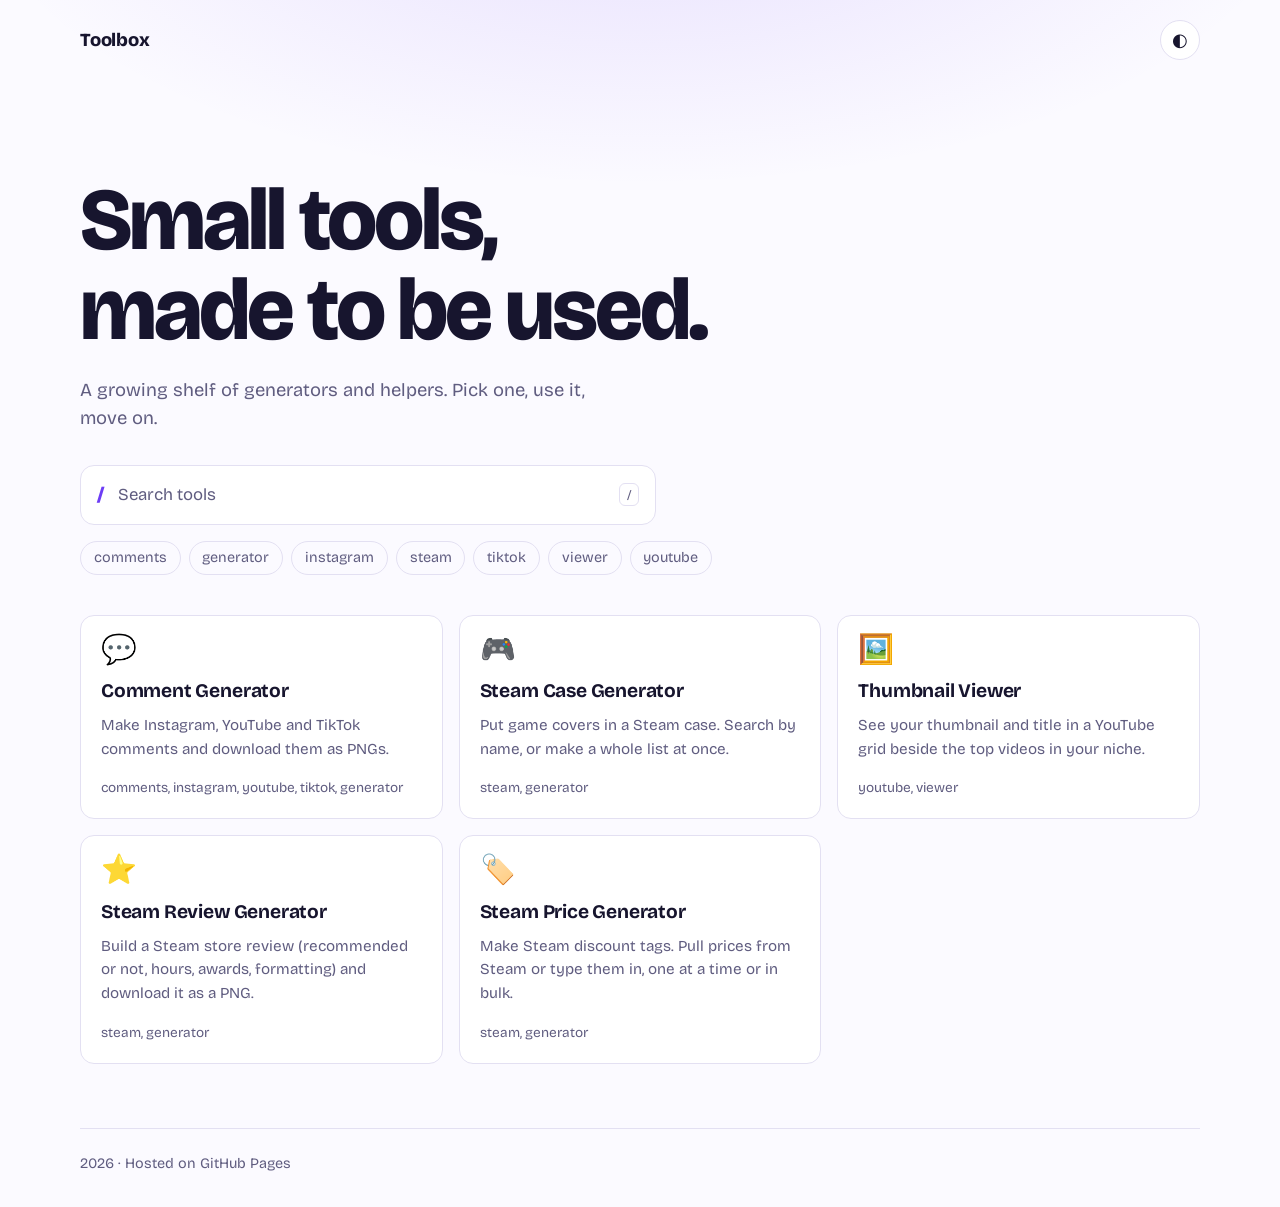
<file: index.html>
<!doctype html>
<html lang="en">
<head>
  <meta charset="utf-8">
  <meta name="viewport" content="width=device-width, initial-scale=1">
  <title>Toolbox</title>
  <meta name="description" content="My personal collection of small web tools.">
  <link rel="icon" href="data:image/svg+xml,<svg xmlns=%22http://www.w3.org/2000/svg%22 viewBox=%220 0 100 100%22><text y=%22.9em%22 font-size=%2290%22>🧰</text></svg>">
  <link rel="preconnect" href="https://fonts.googleapis.com">
  <link rel="preconnect" href="https://fonts.gstatic.com" crossorigin>
  <link href="https://fonts.googleapis.com/css2?family=Bricolage+Grotesque:opsz,wght@12..96,400;12..96,600;12..96,800&display=swap" rel="stylesheet">
  <link rel="stylesheet" href="assets/style.css">
  <script>
    // Apply saved theme before paint to avoid a flash
    try { var t = localStorage.getItem('theme'); if (t) document.documentElement.dataset.theme = t; } catch (e) {}
  </script>
</head>
<body>
  <header class="top">
    <a class="brand" href="./">Toolbox</a>
    <button id="theme" class="icon-btn" aria-label="Toggle light and dark theme">◐</button>
  </header>

  <main>
    <section class="hero">
      <h1>Small tools,<br>made to be used.</h1>
      <p class="lede">A growing shelf of generators and helpers. Pick one, use it, move on.</p>

      <label class="cmd" for="search">
        <span class="prompt" aria-hidden="true">/</span>
        <input id="search" type="search" placeholder="Search tools" autocomplete="off" spellcheck="false">
        <kbd aria-hidden="true">/</kbd>
      </label>
      <div id="tags" class="tags" role="group" aria-label="Filter by tag"></div>
    </section>

    <section aria-live="polite">
      <div id="grid" class="grid"></div>
      <p id="empty" class="empty" hidden></p>
    </section>
  </main>

  <footer>
    <span id="year"></span> · Hosted on GitHub Pages
  </footer>

  <script src="assets/app.js"></script>
</body>
</html>
</file>
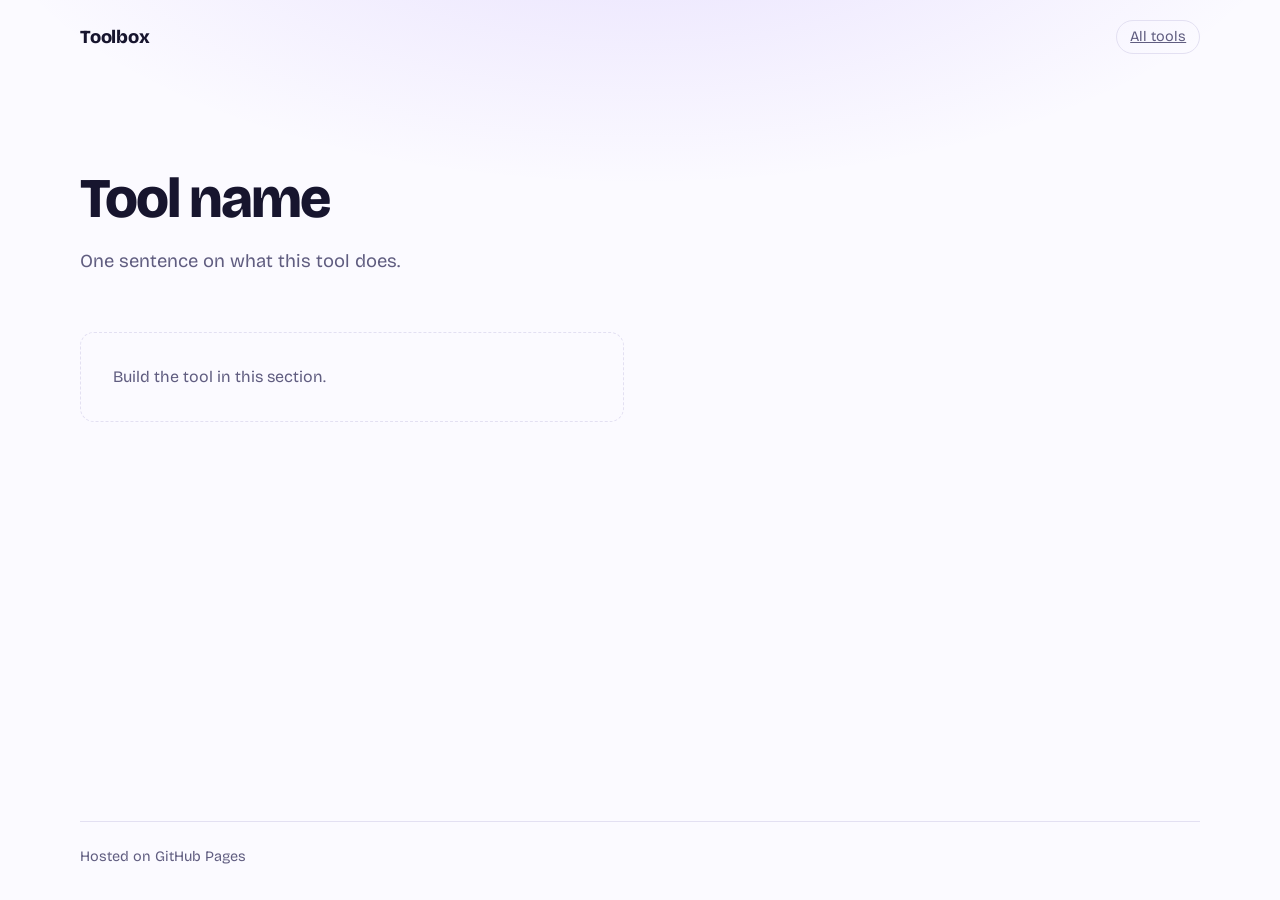
<file: tools/_template/index.html>
<!doctype html>
<html lang="en">
<head>
  <meta charset="utf-8">
  <meta name="viewport" content="width=device-width, initial-scale=1">
  <title>Tool name · Toolbox</title>
  <link rel="preconnect" href="https://fonts.googleapis.com">
  <link rel="preconnect" href="https://fonts.gstatic.com" crossorigin>
  <link href="https://fonts.googleapis.com/css2?family=Bricolage+Grotesque:opsz,wght@12..96,400;12..96,600;12..96,800&display=swap" rel="stylesheet">
  <link rel="stylesheet" href="../../assets/style.css">
  <script>try { var t = localStorage.getItem('theme'); if (t) document.documentElement.dataset.theme = t; } catch (e) {}</script>
</head>
<body>
  <header class="top">
    <a class="brand" href="../../">Toolbox</a>
    <a href="../../" class="tag">All tools</a>
  </header>

  <main>
    <section class="hero" style="padding-bottom:1.5rem">
      <h1 style="font-size:clamp(2rem,6vw,3.5rem)">Tool name</h1>
      <p class="lede">One sentence on what this tool does.</p>
    </section>

    <!-- Your tool goes here -->
    <section class="empty">Build the tool in this section.</section>
  </main>

  <footer>Hosted on GitHub Pages</footer>
  <!-- <script src="app.js"></script> -->
</body>
</html>
</file>
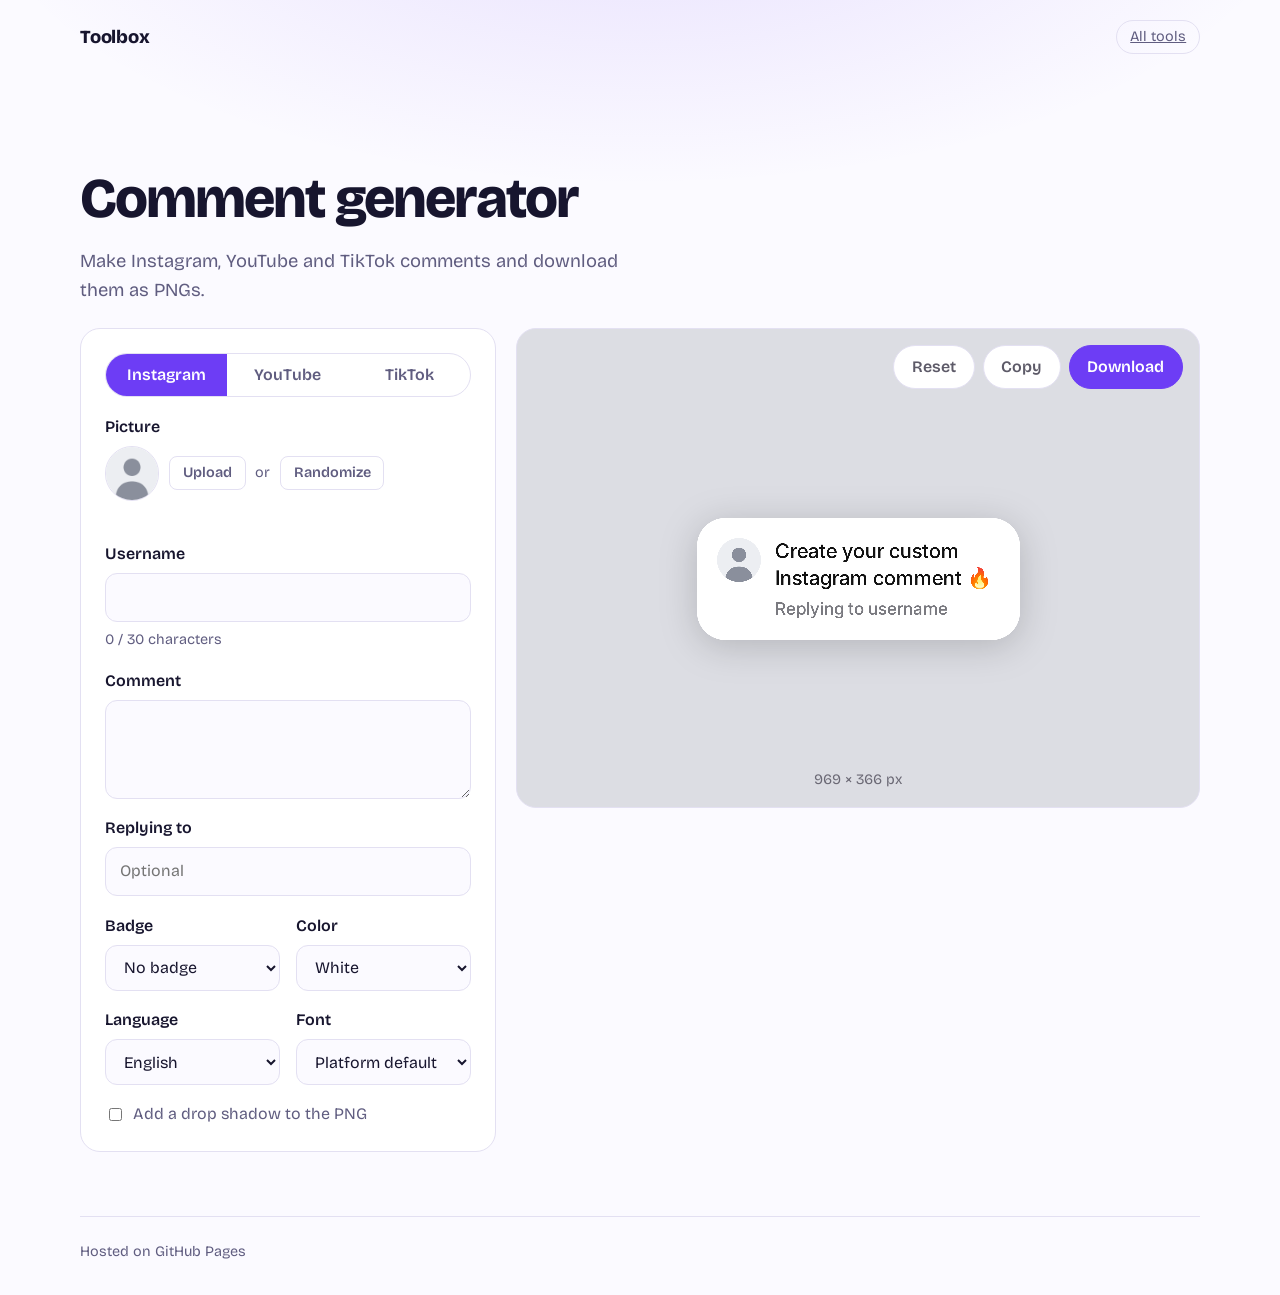
<file: tools/comment-generator/index.html>
<!doctype html>
<html lang="en">
<head>
  <meta charset="utf-8">
  <meta name="viewport" content="width=device-width, initial-scale=1">
  <title>Comment Generator · Toolbox</title>
  <link rel="preconnect" href="https://fonts.googleapis.com">
  <link rel="preconnect" href="https://fonts.gstatic.com" crossorigin>
  <link href="https://fonts.googleapis.com/css2?family=Bricolage+Grotesque:opsz,wght@12..96,400;12..96,600;12..96,800&family=Inter:wght@400;500;600;700&family=Roboto:wght@400;500;700&family=Figtree:wght@400;500;600;700&display=swap" rel="stylesheet">
  <link rel="stylesheet" href="../../assets/style.css">
  <link rel="stylesheet" href="style.css">
  <script>try { var t = localStorage.getItem('theme'); if (t) document.documentElement.dataset.theme = t; } catch (e) {}</script>
</head>
<body>
  <header class="top">
    <a class="brand" href="../../">Toolbox</a>
    <a href="../../" class="tag">All tools</a>
  </header>

  <main>
    <section class="hero" style="padding-bottom:1.5rem">
      <h1 style="font-size:clamp(2rem,6vw,3.5rem)">Comment generator</h1>
      <p class="lede" style="margin-bottom:0">Make Instagram, YouTube and TikTok comments and download them as PNGs.</p>
    </section>

    <section class="tool">
      <form class="panel form" onsubmit="return false">
        <div class="seg" id="platforms" role="group" aria-label="Platform">
          <button type="button" data-p="instagram" aria-pressed="true">Instagram</button>
          <button type="button" data-p="youtube" aria-pressed="false">YouTube</button>
          <button type="button" data-p="tiktok" aria-pressed="false">TikTok</button>
        </div>

        <div class="field">
          <span class="label">Picture</span>
          <div class="pic-row">
            <img id="pic-thumb" class="pic-thumb" alt="Current profile picture">
            <button type="button" class="btn small" id="upload">Upload</button>
            <span class="or">or</span>
            <button type="button" class="btn small" id="randomize">Randomize</button>
            <input type="file" id="file" accept="image/*" hidden>
          </div>
          <p class="hint" id="pic-status"></p>
        </div>

        <div class="field">
          <label class="label" for="username">Username</label>
          <input id="username" type="text" maxlength="30" autocomplete="off" spellcheck="false">
          <p class="hint"><span id="count">0</span> / 30 characters</p>
        </div>

        <div class="field">
          <label class="label" for="comment">Comment</label>
          <textarea id="comment" rows="3" maxlength="300"></textarea>
        </div>

        <div class="field" data-for="instagram">
          <label class="label" for="replyto">Replying to</label>
          <input id="replyto" type="text" maxlength="30" autocomplete="off" spellcheck="false" placeholder="Optional">
        </div>

        <div class="field" data-for="youtube">
          <label class="label" for="channel">Channel name</label>
          <input id="channel" type="text" maxlength="30" autocomplete="off" spellcheck="false" placeholder="Used for “Pinned by …”">
        </div>

        <div class="two" data-for="youtube tiktok">
          <div class="field">
            <label class="label" for="time">Time</label>
            <input id="time" type="text" maxlength="20" autocomplete="off">
          </div>
          <div class="field">
            <label class="label" for="likes">Likes</label>
            <input id="likes" type="text" maxlength="10" autocomplete="off">
          </div>
        </div>

        <div class="two">
          <div class="field">
            <label class="label" for="badge">Badge</label>
            <select id="badge"></select>
          </div>
          <div class="field">
            <label class="label" for="theme">Color</label>
            <select id="theme"></select>
          </div>
        </div>

        <div class="two">
          <div class="field">
            <label class="label" for="lang">Language</label>
            <select id="lang">
              <option value="en">English</option>
              <option value="es">Español</option>
              <option value="fr">Français</option>
              <option value="de">Deutsch</option>
              <option value="pt">Português</option>
              <option value="it">Italiano</option>
            </select>
          </div>
          <div class="field">
            <label class="label" for="font">Font</label>
            <select id="font">
              <option value="default">Platform default</option>
              <option value="inter">Inter</option>
              <option value="roboto">Roboto</option>
              <option value="figtree">Figtree</option>
              <option value="system">Your system font</option>
            </select>
          </div>
        </div>

        <label class="check" data-for="youtube tiktok"><input type="checkbox" id="hearted"> Liked by creator</label>
        <label class="check"><input type="checkbox" id="shadow"> Add a drop shadow to the PNG</label>
      </form>

      <div class="panel preview">
        <div class="actions">
          <button type="button" class="btn" id="reset">Reset</button>
          <button type="button" class="btn" id="copy">Copy</button>
          <button type="button" class="btn primary" id="download">Download</button>
        </div>
        <div class="stage-wrap">
          <canvas id="canvas" aria-label="Comment preview"></canvas>
        </div>
        <p class="hint" id="size"></p>
      </div>
    </section>
  </main>

  <footer>Hosted on GitHub Pages</footer>
  <script src="app.js"></script>
</body>
</html>
</file>
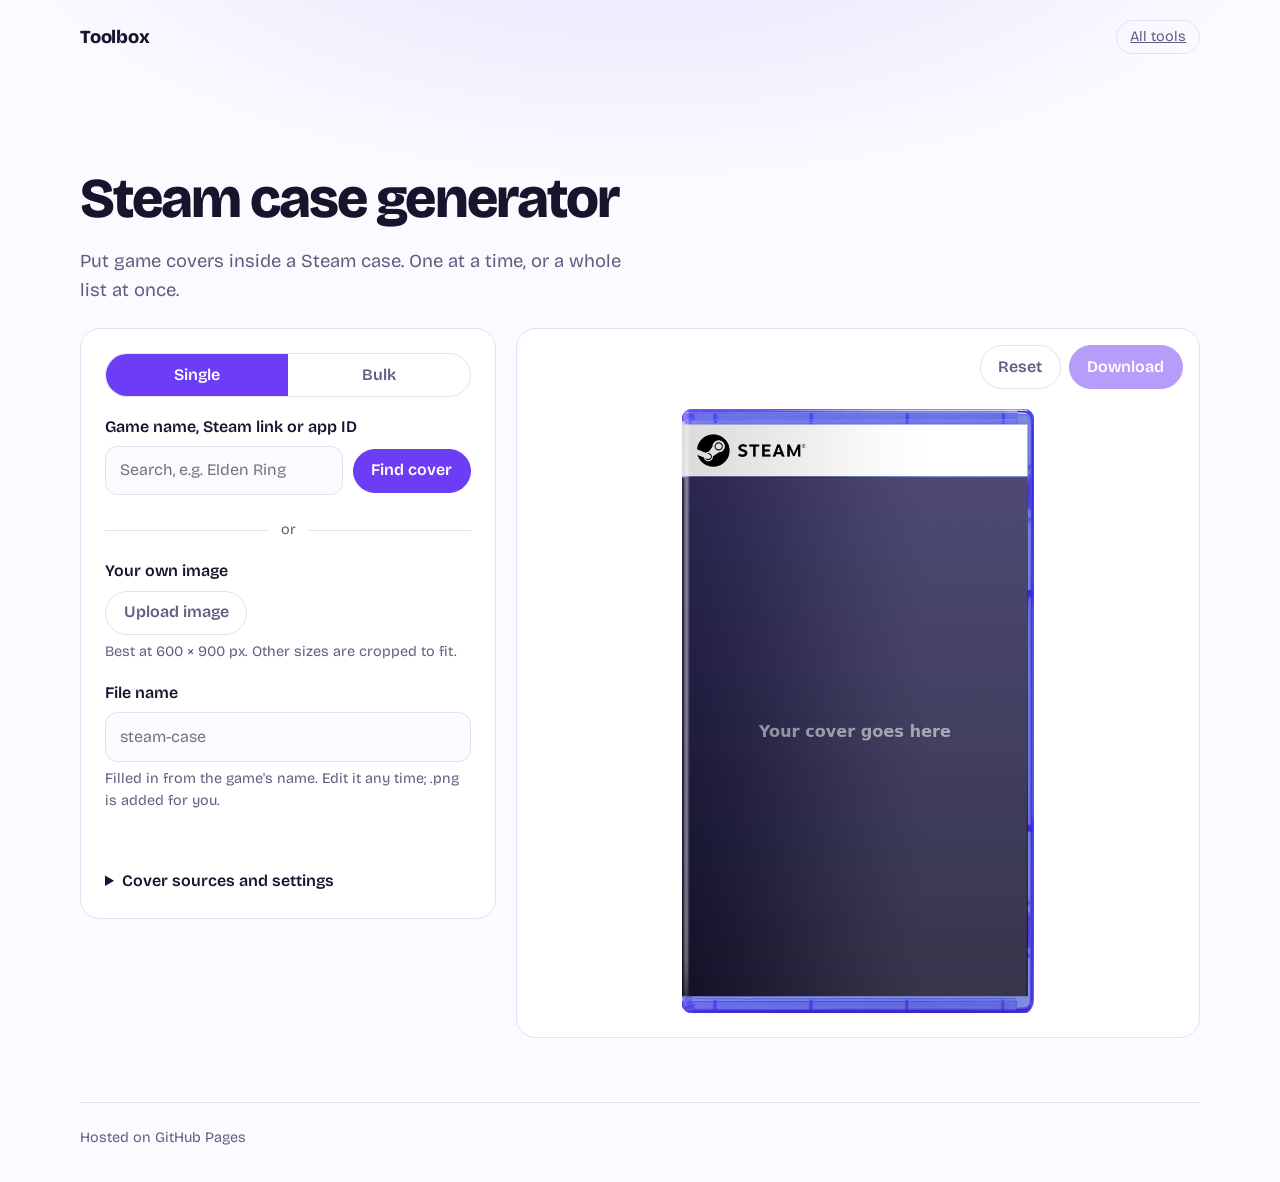
<file: tools/steam-case/index.html>
<!doctype html>
<html lang="en">
<head>
  <meta charset="utf-8">
  <meta name="viewport" content="width=device-width, initial-scale=1">
  <title>Steam Case Generator · Toolbox</title>
  <link rel="preconnect" href="https://fonts.googleapis.com">
  <link rel="preconnect" href="https://fonts.gstatic.com" crossorigin>
  <link href="https://fonts.googleapis.com/css2?family=Bricolage+Grotesque:opsz,wght@12..96,400;12..96,600;12..96,800&display=swap" rel="stylesheet">
  <link rel="stylesheet" href="../../assets/style.css">
  <link rel="stylesheet" href="style.css">
  <script>try { var t = localStorage.getItem('theme'); if (t) document.documentElement.dataset.theme = t; } catch (e) {}</script>
</head>
<body>
  <header class="top">
    <a class="brand" href="../../">Toolbox</a>
    <a href="../../" class="tag">All tools</a>
  </header>

  <main>
    <section class="hero" style="padding-bottom:1.5rem">
      <h1 style="font-size:clamp(2rem,6vw,3.5rem)">Steam case generator</h1>
      <p class="lede" style="margin-bottom:0">Put game covers inside a Steam case. One at a time, or a whole list at once.</p>
    </section>

    <section class="tool">
      <form class="panel form" onsubmit="return false">
        <div class="seg" id="mode" role="group" aria-label="Mode">
          <button type="button" data-m="single" aria-pressed="true">Single</button>
          <button type="button" data-m="bulk" aria-pressed="false">Bulk</button>
        </div>

        <div id="single" class="stack">
          <div class="field">
            <label class="label" for="steam">Game name, Steam link or app ID</label>
            <div class="row">
              <input id="steam" type="text" autocomplete="off" spellcheck="false" placeholder="Search, e.g. Elden Ring">
              <button type="button" class="btn primary" id="go">Find cover</button>
            </div>
            <ul id="results" class="results" hidden></ul>
            <p class="hint" id="find-hint"></p>
          </div>

          <p class="divider"><span>or</span></p>

          <div class="field">
            <span class="label">Your own image</span>
            <div class="row">
              <button type="button" class="btn" id="upload">Upload image</button>
              <input type="file" id="file" accept="image/*" hidden>
            </div>
            <p class="hint">Best at 600 × 900 px. Other sizes are cropped to fit.</p>
          </div>

          <div class="field">
            <label class="label" for="fname">File name</label>
            <input id="fname" type="text" autocomplete="off" spellcheck="false" placeholder="steam-case">
            <p class="hint">Filled in from the game's name. Edit it any time; .png is added for you.</p>
          </div>
        </div>

        <div id="bulk" class="stack" hidden>
          <div class="field">
            <label class="label" for="bulkText">Games, one per line</label>
            <textarea id="bulkText" rows="10" spellcheck="false" placeholder="Elden Ring&#10;Hades&#10;https://store.steampowered.com/app/1091500/&#10;413150"></textarea>
            <p class="hint">Names, Steam links or app IDs. Each one becomes its own case.</p>
          </div>
          <div class="row">
            <button type="button" class="btn primary" id="bulkGo">Generate all</button>
            <button type="button" class="btn" id="bulkRetry" hidden>Retry failed</button>
            <button type="button" class="btn" id="bulkClear">Clear</button>
          </div>
          <div class="progress" id="progress" hidden><div id="bar"></div></div>
        </div>

        <p id="status" class="status" role="status" aria-live="polite"></p>

        <details class="settings">
          <summary>Cover sources and settings</summary>
          <p class="hint">Covers come from Steam first. If Steam doesn't have one, the tool tries SteamGridDB.</p>
          <div class="field">
            <label class="label" for="sgdbkey">SteamGridDB API key</label>
            <input id="sgdbkey" type="password" autocomplete="off" spellcheck="false" placeholder="Optional but recommended">
            <p class="hint">Free. On <a href="https://www.steamgriddb.com/profile/preferences/api" target="_blank" rel="noopener">steamgriddb.com</a>, sign in, open Preferences, then API.</p>
          </div>
          <div class="field">
            <label class="label" for="proxy">Your proxy URL</label>
            <input id="proxy" type="text" autocomplete="off" spellcheck="false" placeholder="https://your-worker.workers.dev">
            <p class="hint">Optional. Search and fallbacks go through free public proxies by default, which can be flaky. Your own free Cloudflare Worker is much more reliable.</p>
          </div>
          <button type="button" class="btn small" id="saveSettings">Save settings</button>
          <details class="worker">
            <summary>How to set up your own proxy (2 minutes)</summary>
            <ol>
              <li>Sign in at <a href="https://dash.cloudflare.com/" target="_blank" rel="noopener">dash.cloudflare.com</a> and open <b>Workers &amp; Pages</b>.</li>
              <li>Create a Worker (the Hello World template), click <b>Edit code</b>, and replace everything with the code below.</li>
              <li>Deploy, then paste the <code>…workers.dev</code> address above and save.</li>
            </ol>
<pre>const ALLOWED = [
  'https://store.steampowered.com/', 'https://api.steampowered.com/',
  'https://www.steamgriddb.com/', 'https://cdn2.steamgriddb.com/',
  'https://shared.fastly.steamstatic.com/', 'https://shared.akamai.steamstatic.com/',
  'https://cdn.cloudflare.steamstatic.com/', 'https://cdn.akamai.steamstatic.com/',
];
const CORS = {
  'Access-Control-Allow-Origin': '*',
  'Access-Control-Allow-Headers': 'Authorization, Content-Type',
  'Access-Control-Allow-Methods': 'GET, OPTIONS',
};
export default {
  async fetch(request) {
    if (request.method === 'OPTIONS') return new Response(null, { headers: CORS });
    const target = new URL(request.url).searchParams.get('url');
    if (!target || !ALLOWED.some((p) => target.startsWith(p))) {
      return new Response('Not allowed', { status: 400, headers: CORS });
    }
    const headers = {};
    const auth = request.headers.get('Authorization');
    if (auth) headers.Authorization = auth;
    const res = await fetch(target, { headers });
    return new Response(res.body, {
      status: res.status,
      headers: { ...CORS, 'Content-Type': res.headers.get('Content-Type') || 'application/json' },
    });
  },
};</pre>
          </details>
        </details>
      </form>

      <div class="panel preview">
        <div id="singlePrev">
          <div class="actions">
            <button type="button" class="btn" id="reset">Reset</button>
            <button type="button" class="btn primary" id="download" disabled>Download</button>
          </div>
          <div class="stage-wrap"><canvas id="canvas" aria-label="Steam case preview"></canvas></div>
        </div>
        <div id="bulkPrev" hidden>
          <div class="actions">
            <button type="button" class="btn" id="folder" hidden>Save to folder…</button>
            <button type="button" class="btn primary" id="zip" disabled>Download ZIP</button>
          </div>
          <p class="hint" id="bulkInfo">Add some games and press Generate all.</p>
          <div id="bgrid" class="bgrid"></div>
        </div>
      </div>
    </section>
  </main>

  <footer>Hosted on GitHub Pages</footer>
  <script src="app.js"></script>
</body>
</html>
</file>
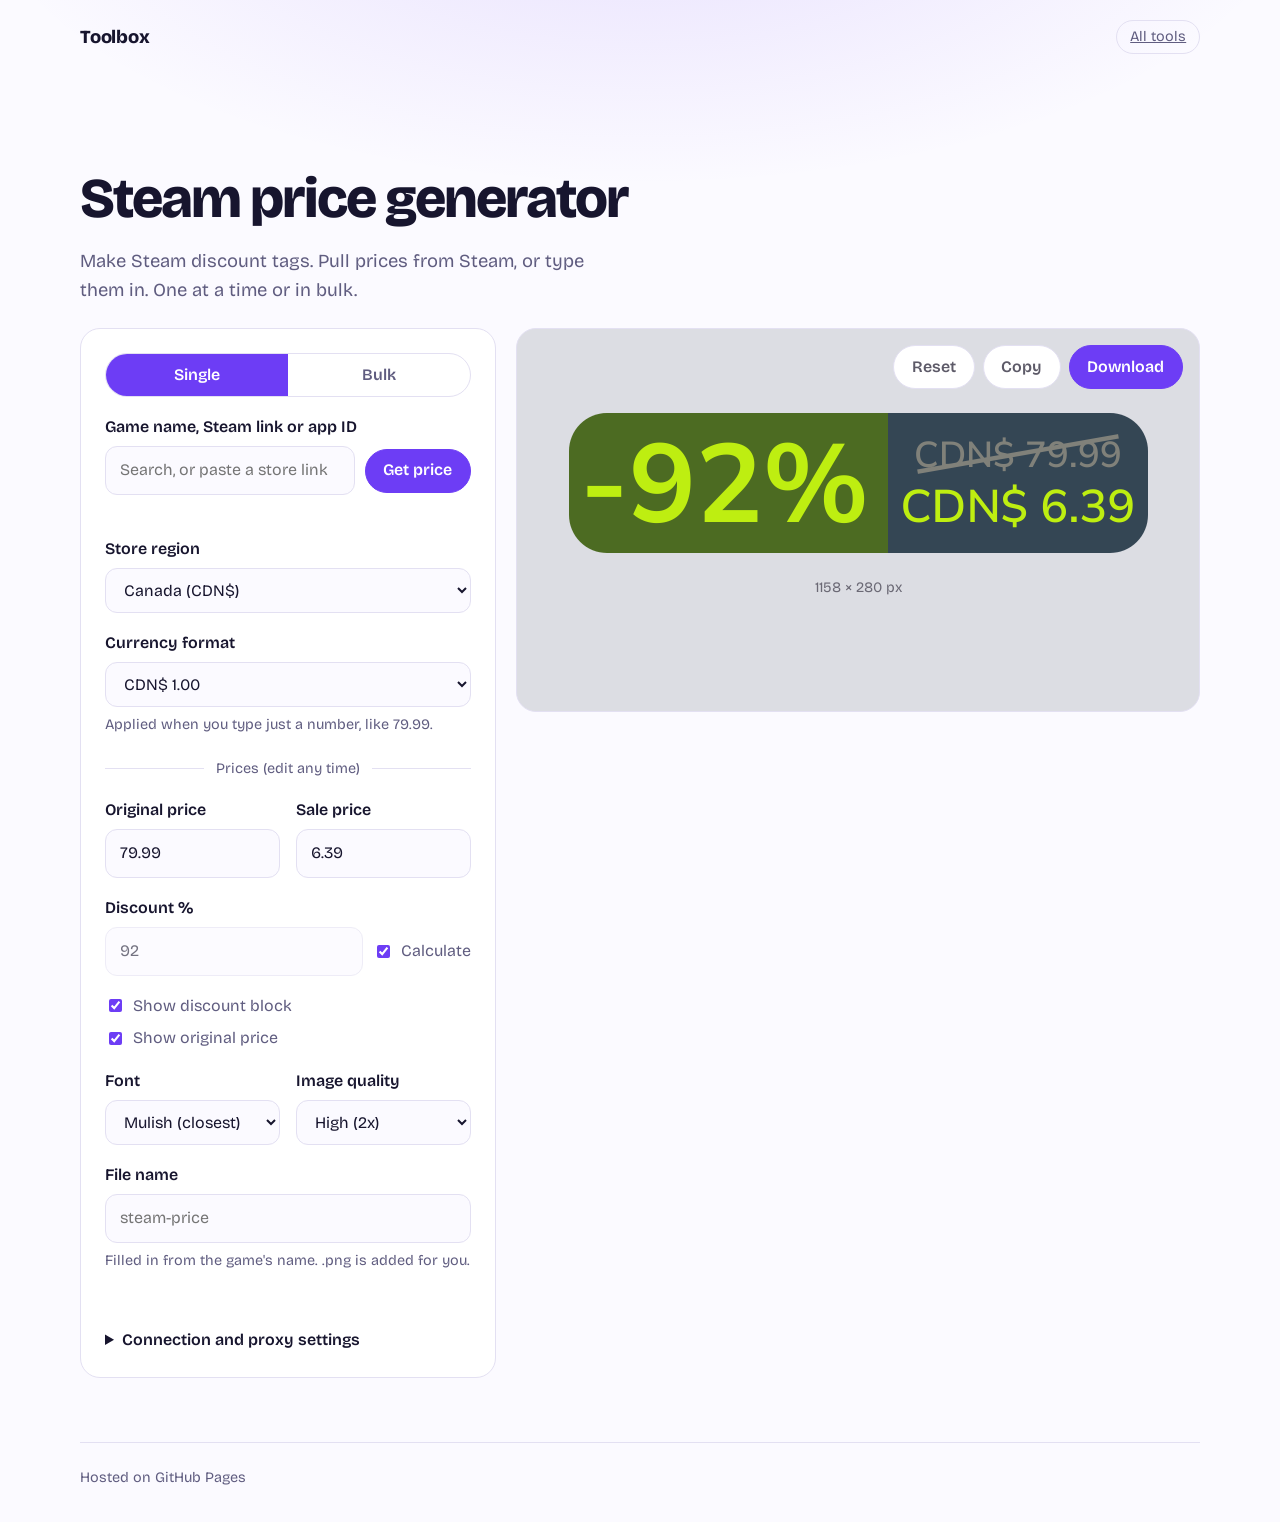
<file: tools/steam-price/index.html>
<!doctype html>
<html lang="en">
<head>
  <meta charset="utf-8">
  <meta name="viewport" content="width=device-width, initial-scale=1">
  <title>Steam Price Generator · Toolbox</title>
  <link rel="preconnect" href="https://fonts.googleapis.com">
  <link rel="preconnect" href="https://fonts.gstatic.com" crossorigin>
  <link href="https://fonts.googleapis.com/css2?family=Bricolage+Grotesque:opsz,wght@12..96,400;12..96,600;12..96,800&family=Mulish:wght@400;600;700;800&family=Nunito+Sans:wght@400;600;700;800&family=Figtree:wght@400;600;700;800&display=swap" rel="stylesheet">
  <link rel="stylesheet" href="../../assets/style.css">
  <link rel="stylesheet" href="style.css">
  <script>try { var t = localStorage.getItem('theme'); if (t) document.documentElement.dataset.theme = t; } catch (e) {}</script>
</head>
<body>
  <header class="top">
    <a class="brand" href="../../">Toolbox</a>
    <a href="../../" class="tag">All tools</a>
  </header>

  <main>
    <section class="hero" style="padding-bottom:1.5rem">
      <h1 style="font-size:clamp(2rem,6vw,3.5rem)">Steam price generator</h1>
      <p class="lede" style="margin-bottom:0">Make Steam discount tags. Pull prices from Steam, or type them in. One at a time or in bulk.</p>
    </section>

    <section class="tool">
      <form class="panel form" onsubmit="return false">
        <div class="seg" id="mode" role="group" aria-label="Mode">
          <button type="button" data-m="single" aria-pressed="true">Single</button>
          <button type="button" data-m="bulk" aria-pressed="false">Bulk</button>
        </div>

        <div id="singleSearch" class="field">
          <label class="label" for="steam">Game name, Steam link or app ID</label>
          <div class="row">
            <input id="steam" type="text" autocomplete="off" spellcheck="false" placeholder="Search, or paste a store link">
            <button type="button" class="btn primary" id="go">Get price</button>
          </div>
          <ul id="results" class="results" hidden></ul>
          <p class="hint" id="find-hint"></p>
        </div>

        <div id="bulkInput" class="stack" hidden>
          <div class="field">
            <label class="label" for="bulkText">Games, one per line</label>
            <textarea id="bulkText" rows="9" spellcheck="false" placeholder="Elden Ring&#10;https://store.steampowered.com/app/1091500/&#10;413150&#10;Some Other Game | 79.99 | 6.39"></textarea>
            <p class="hint">Names, Steam links or app IDs. For a manual one, write <code>Name | original | sale</code>.</p>
          </div>
          <div class="row">
            <button type="button" class="btn primary" id="bulkGo">Get all prices</button>
            <button type="button" class="btn" id="bulkClear">Clear</button>
          </div>
          <div class="progress" id="progress" hidden><div id="bar"></div></div>
        </div>

        <div class="field">
          <label class="label" for="cc">Store region</label>
          <select id="cc">
            <option value="ca" selected>Canada (CDN$)</option>
            <option value="us">United States ($)</option>
            <option value="gb">United Kingdom (£)</option>
            <option value="de">Eurozone (€)</option>
            <option value="au">Australia (A$)</option>
            <option value="nz">New Zealand (NZ$)</option>
            <option value="jp">Japan (¥)</option>
            <option value="br">Brazil (R$)</option>
            <option value="mx">Mexico (Mex$)</option>
            <option value="pl">Poland (zł)</option>
          </select>
        </div>

        <div class="field">
          <label class="label" for="fmt">Currency format</label>
          <select id="fmt">
            <option value="CDN$ {p}" selected>CDN$ 1.00</option>
            <option value="${p}">$1.00</option>
            <option value="£{p}">£1.00</option>
            <option value="{p}€">1,00€</option>
            <option value="A$ {p}">A$ 1.00</option>
            <option value="NZ$ {p}">NZ$ 1.00</option>
            <option value="¥ {p}">¥ 100</option>
            <option value="R$ {p}">R$ 1,00</option>
            <option value="Mex$ {p}">Mex$ 1.00</option>
            <option value="{p}zł">1,00zł</option>
            <option value="{p}">Exactly as typed</option>
          </select>
          <p class="hint">Applied when you type just a number, like 79.99.</p>
        </div>

        <div id="singlePrices" class="stack">
          <p class="divider"><span>Prices (edit any time)</span></p>
          <div class="two">
            <div class="field">
              <label class="label" for="orig">Original price</label>
              <input id="orig" type="text" maxlength="20" value="79.99" autocomplete="off">
            </div>
            <div class="field">
              <label class="label" for="final">Sale price</label>
              <input id="final" type="text" maxlength="20" value="6.39" autocomplete="off">
            </div>
          </div>
          <div class="field">
            <label class="label" for="pct">Discount %</label>
            <div class="row">
              <input id="pct" type="text" maxlength="3" inputmode="numeric" autocomplete="off">
              <label class="check"><input type="checkbox" id="auto" checked> Calculate</label>
            </div>
          </div>
        </div>

        <div class="checks">
          <label class="check"><input type="checkbox" id="showpct" checked> Show discount block</label>
          <label class="check"><input type="checkbox" id="showorig" checked> Show original price</label>
        </div>

        <div class="two">
          <div class="field">
            <label class="label" for="font">Font</label>
            <select id="font">
              <option value="mulish">Mulish (closest)</option>
              <option value="nunito">Nunito Sans</option>
              <option value="figtree">Figtree</option>
              <option value="arial">Arial</option>
            </select>
          </div>
          <div class="field">
            <label class="label" for="scale">Image quality</label>
            <select id="scale">
              <option value="1">Normal (1x)</option>
              <option value="2" selected>High (2x)</option>
              <option value="3">Ultra (3x)</option>
            </select>
          </div>
        </div>

        <div id="singleName" class="field">
          <label class="label" for="fname">File name</label>
          <input id="fname" type="text" autocomplete="off" spellcheck="false" placeholder="steam-price">
          <p class="hint">Filled in from the game's name. .png is added for you.</p>
        </div>

        <p id="status" class="status" role="status" aria-live="polite"></p>

        <details class="settings">
          <summary>Connection and proxy settings</summary>
          <p class="hint">Steam blocks direct requests from web pages, so lookups go through free public proxies, which are sometimes down. If Get price fails, press Test to see which ones work. For a fix that doesn't depend on them, set up your own free Cloudflare Worker below.</p>
          <div class="row">
            <button type="button" class="btn small" id="test">Test connection</button>
          </div>
          <pre id="testout" class="testout" hidden></pre>
          <div class="field">
            <label class="label" for="proxy">Your proxy URL</label>
            <input id="proxy" type="text" autocomplete="off" spellcheck="false" placeholder="https://your-worker.workers.dev">
          </div>
          <button type="button" class="btn small" id="saveProxy">Save</button>
          <details class="worker">
            <summary>How to set up your own proxy (2 minutes)</summary>
            <ol>
              <li>Sign in at <a href="https://dash.cloudflare.com/" target="_blank" rel="noopener">dash.cloudflare.com</a> and open <b>Workers &amp; Pages</b>.</li>
              <li>Create a Worker (the Hello World template), click <b>Edit code</b>, and replace everything with the code below.</li>
              <li>Deploy, then paste the <code>…workers.dev</code> address above and save. The Steam Case tool uses it too.</li>
            </ol>
<pre>const ALLOWED = [
  'https://store.steampowered.com/', 'https://api.steampowered.com/',
  'https://www.steamgriddb.com/', 'https://cdn2.steamgriddb.com/',
  'https://shared.fastly.steamstatic.com/', 'https://shared.akamai.steamstatic.com/',
  'https://cdn.cloudflare.steamstatic.com/', 'https://cdn.akamai.steamstatic.com/',
];
const CORS = {
  'Access-Control-Allow-Origin': '*',
  'Access-Control-Allow-Headers': 'Authorization, Content-Type',
  'Access-Control-Allow-Methods': 'GET, OPTIONS',
};
export default {
  async fetch(request) {
    if (request.method === 'OPTIONS') return new Response(null, { headers: CORS });
    const target = new URL(request.url).searchParams.get('url');
    if (!target || !ALLOWED.some((p) => target.startsWith(p))) {
      return new Response('Not allowed', { status: 400, headers: CORS });
    }
    const headers = {};
    const auth = request.headers.get('Authorization');
    if (auth) headers.Authorization = auth;
    const res = await fetch(target, { headers });
    return new Response(res.body, {
      status: res.status,
      headers: { ...CORS, 'Content-Type': res.headers.get('Content-Type') || 'application/json' },
    });
  },
};</pre>
          </details>
        </details>
      </form>

      <div class="panel preview">
        <div id="singlePrev">
          <div class="actions">
            <button type="button" class="btn" id="reset">Reset</button>
            <button type="button" class="btn" id="copy">Copy</button>
            <button type="button" class="btn primary" id="download">Download</button>
          </div>
          <div class="stage-wrap"><canvas id="canvas" aria-label="Steam price preview"></canvas></div>
          <p class="hint" id="size"></p>
        </div>
        <div id="bulkPrev" hidden>
          <div class="actions">
            <button type="button" class="btn" id="folder" hidden>Save to folder…</button>
            <button type="button" class="btn primary" id="zip" disabled>Download ZIP</button>
          </div>
          <p class="hint" id="bulkInfo">Add some games and press Get all prices.</p>
          <div id="bgrid" class="bgrid"></div>
        </div>
      </div>
    </section>
  </main>

  <footer>Hosted on GitHub Pages</footer>
  <script src="app.js"></script>
</body>
</html>
</file>
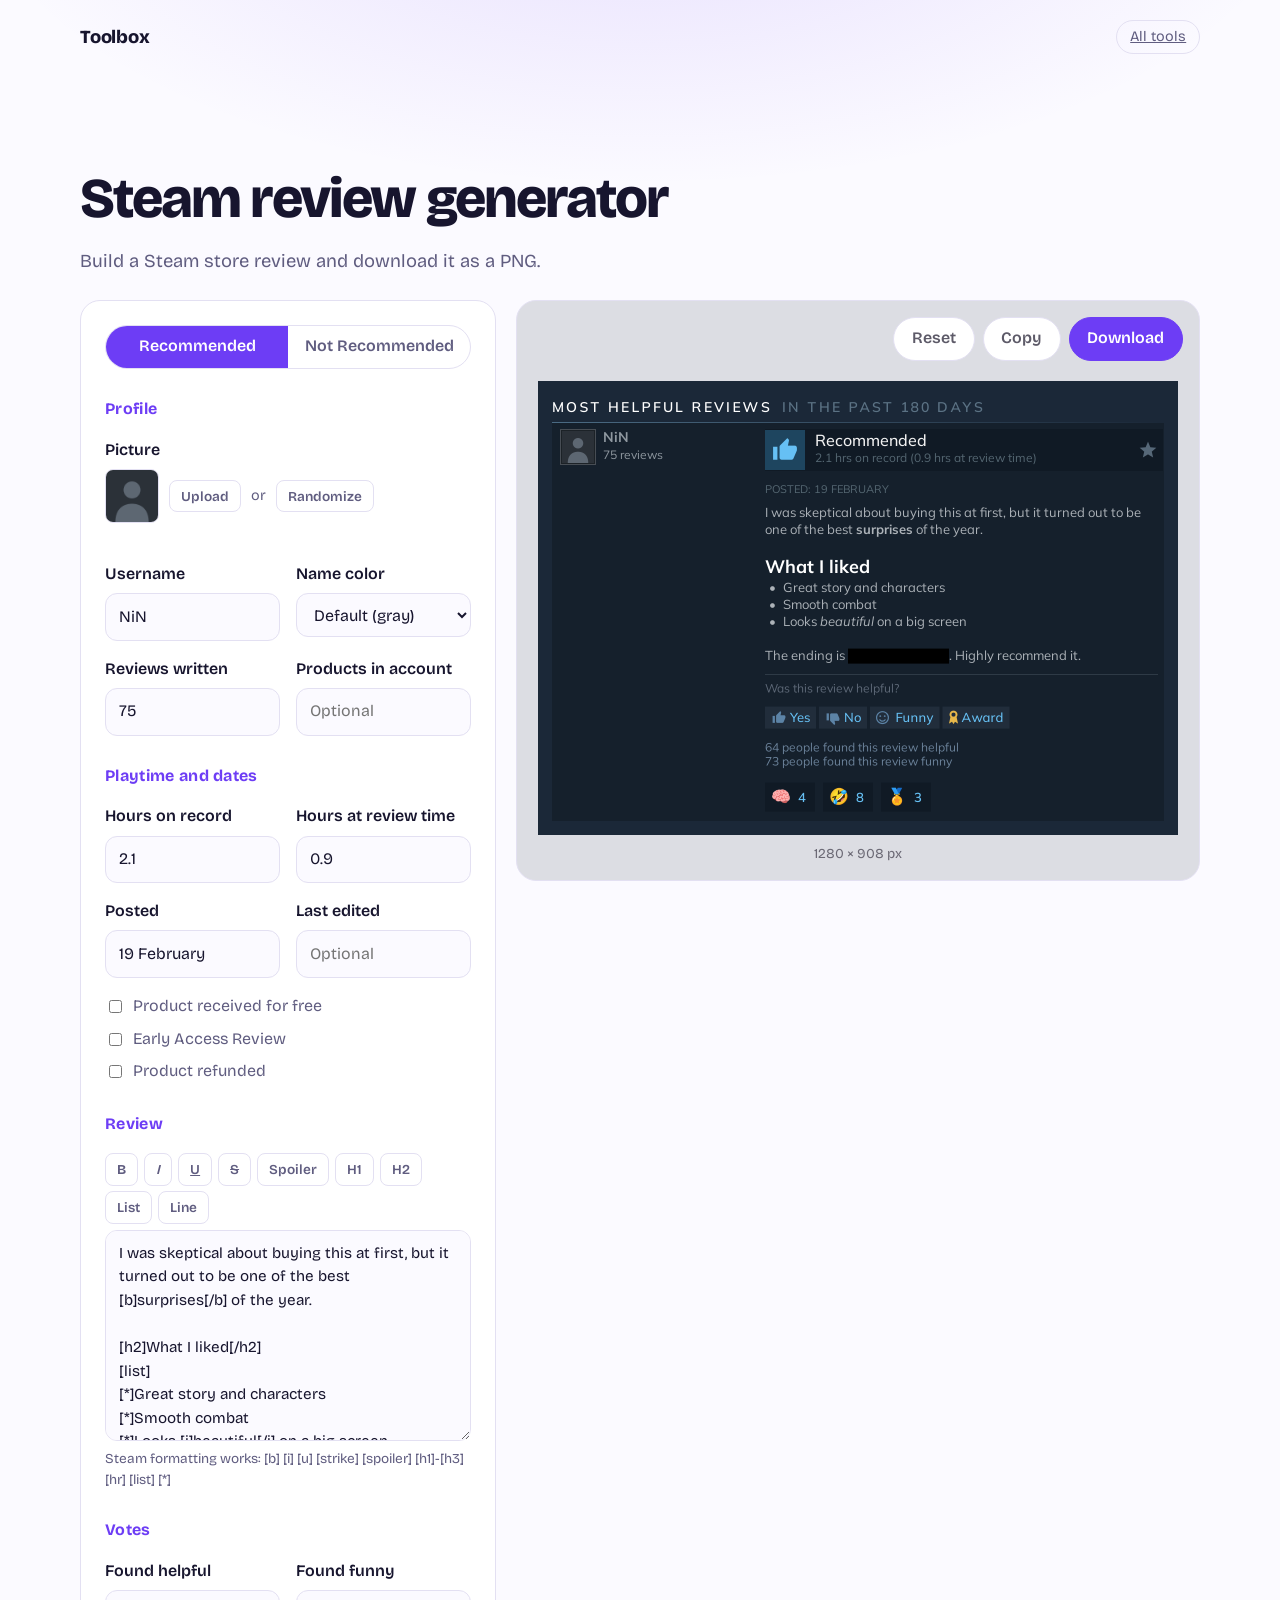
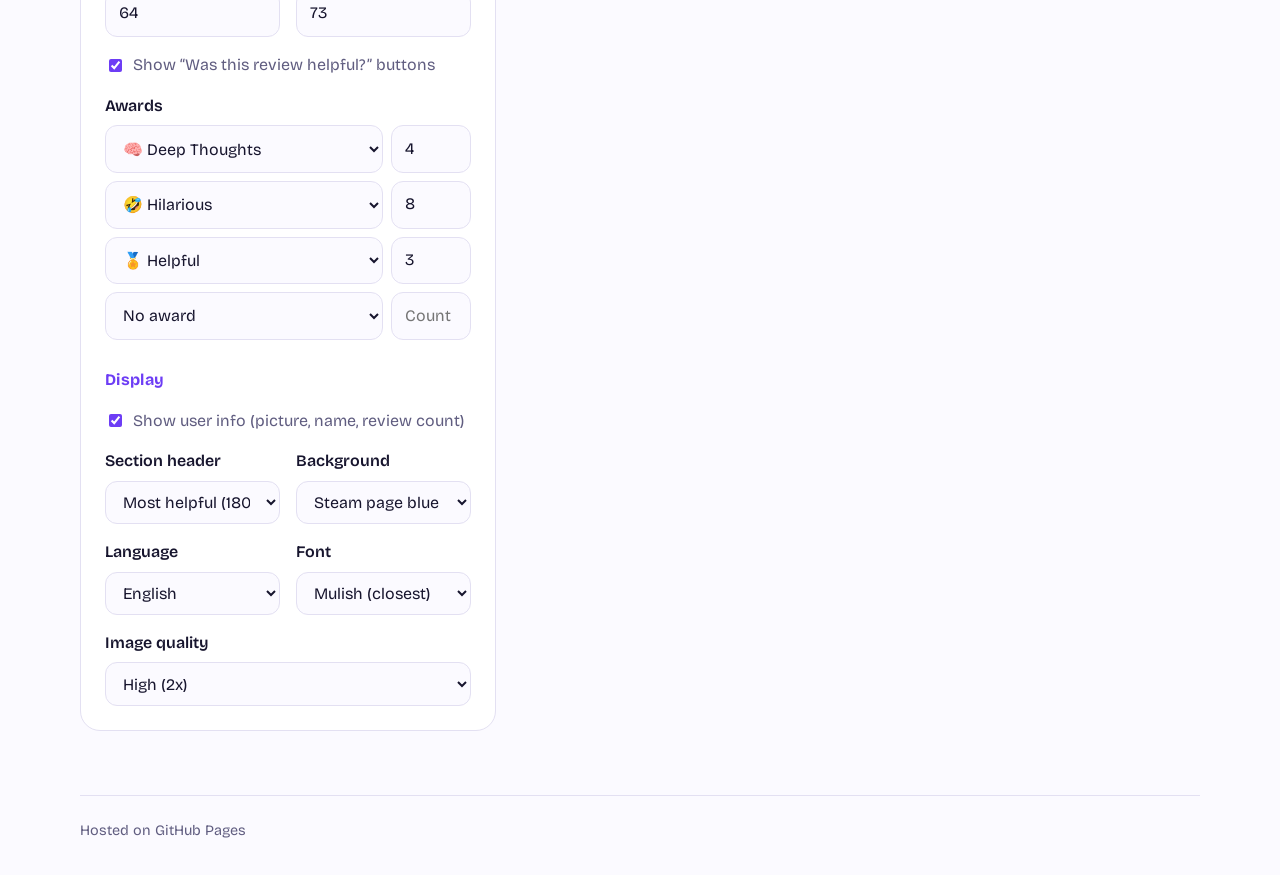
<file: tools/steam-review/index.html>
<!doctype html>
<html lang="en">
<head>
  <meta charset="utf-8">
  <meta name="viewport" content="width=device-width, initial-scale=1">
  <title>Steam Review Generator · Toolbox</title>
  <link rel="preconnect" href="https://fonts.googleapis.com">
  <link rel="preconnect" href="https://fonts.gstatic.com" crossorigin>
  <link href="https://fonts.googleapis.com/css2?family=Bricolage+Grotesque:opsz,wght@12..96,400;12..96,600;12..96,800&family=Mulish:ital,wght@0,400;0,500;0,600;0,700;1,400;1,700&family=Nunito+Sans:wght@400;500;600;700&family=Figtree:wght@400;500;600;700&display=swap" rel="stylesheet">
  <link rel="stylesheet" href="../../assets/style.css">
  <link rel="stylesheet" href="style.css">
  <script>try { var t = localStorage.getItem('theme'); if (t) document.documentElement.dataset.theme = t; } catch (e) {}</script>
</head>
<body>
  <header class="top">
    <a class="brand" href="../../">Toolbox</a>
    <a href="../../" class="tag">All tools</a>
  </header>

  <main>
    <section class="hero" style="padding-bottom:1.5rem">
      <h1 style="font-size:clamp(2rem,6vw,3.5rem)">Steam review generator</h1>
      <p class="lede" style="margin-bottom:0">Build a Steam store review and download it as a PNG.</p>
    </section>

    <section class="tool">
      <form class="panel form" onsubmit="return false">
        <div class="seg" id="rec" role="group" aria-label="Recommendation">
          <button type="button" data-v="yes" aria-pressed="true">Recommended</button>
          <button type="button" data-v="no" aria-pressed="false">Not Recommended</button>
        </div>

        <h2>Profile</h2>
        <div class="field">
          <span class="label">Picture</span>
          <div class="pic-row">
            <img id="pic-thumb" class="pic-thumb" alt="Current profile picture">
            <button type="button" class="btn small" id="upload">Upload</button>
            <span class="or">or</span>
            <button type="button" class="btn small" id="randomize">Randomize</button>
            <input type="file" id="file" accept="image/*" hidden>
          </div>
          <p class="hint" id="pic-status"></p>
        </div>
        <div class="two">
          <div class="field"><label class="label" for="username">Username</label><input id="username" type="text" maxlength="32" value="NiN" autocomplete="off" spellcheck="false"></div>
          <div class="field"><label class="label" for="namecolor">Name color</label>
            <select id="namecolor"><option value="default">Default (gray)</option><option value="online">Online (blue)</option><option value="ingame">In-game (green)</option><option value="offline">Offline</option></select></div>
        </div>
        <div class="two">
          <div class="field"><label class="label" for="reviews">Reviews written</label><input id="reviews" type="text" maxlength="8" value="75" autocomplete="off"></div>
          <div class="field"><label class="label" for="products">Products in account</label><input id="products" type="text" maxlength="8" placeholder="Optional" autocomplete="off"></div>
        </div>

        <h2>Playtime and dates</h2>
        <div class="two">
          <div class="field"><label class="label" for="hours">Hours on record</label><input id="hours" type="text" maxlength="10" value="2.1" autocomplete="off"></div>
          <div class="field"><label class="label" for="atreview">Hours at review time</label><input id="atreview" type="text" maxlength="10" value="0.9" placeholder="Optional" autocomplete="off"></div>
        </div>
        <div class="two">
          <div class="field"><label class="label" for="posted">Posted</label><input id="posted" type="text" maxlength="24" value="19 February" autocomplete="off"></div>
          <div class="field"><label class="label" for="edited">Last edited</label><input id="edited" type="text" maxlength="24" placeholder="Optional" autocomplete="off"></div>
        </div>
        <div class="checks">
          <label class="check"><input type="checkbox" id="free"> Product received for free</label>
          <label class="check"><input type="checkbox" id="early"> Early Access Review</label>
          <label class="check"><input type="checkbox" id="refunded"> Product refunded</label>
        </div>

        <h2>Review</h2>
        <div class="field">
          <div class="tools" id="bb">
            <button type="button" class="btn small" data-o="[b]" data-c="[/b]"><b>B</b></button>
            <button type="button" class="btn small" data-o="[i]" data-c="[/i]"><i>I</i></button>
            <button type="button" class="btn small" data-o="[u]" data-c="[/u]"><u>U</u></button>
            <button type="button" class="btn small" data-o="[strike]" data-c="[/strike]"><s>S</s></button>
            <button type="button" class="btn small" data-o="[spoiler]" data-c="[/spoiler]">Spoiler</button>
            <button type="button" class="btn small" data-o="[h1]" data-c="[/h1]">H1</button>
            <button type="button" class="btn small" data-o="[h2]" data-c="[/h2]">H2</button>
            <button type="button" class="btn small" data-o="[list]\n[*]" data-c="\n[*]\n[/list]">List</button>
            <button type="button" class="btn small" data-o="[hr][/hr]" data-c="">Line</button>
          </div>
          <textarea id="text" rows="8" maxlength="8000"></textarea>
          <p class="hint">Steam formatting works: [b] [i] [u] [strike] [spoiler] [h1]-[h3] [hr] [list] [*]</p>
        </div>

        <h2>Votes</h2>
        <div class="two">
          <div class="field"><label class="label" for="helpful">Found helpful</label><input id="helpful" type="text" maxlength="8" value="64" autocomplete="off"></div>
          <div class="field"><label class="label" for="funny">Found funny</label><input id="funny" type="text" maxlength="8" value="73" autocomplete="off"></div>
        </div>
        <label class="check"><input type="checkbox" id="buttons" checked> Show “Was this review helpful?” buttons</label>

        <div class="field">
          <span class="label">Awards</span>
          <div id="awards" class="awards"></div>
        </div>

        <h2>Display</h2>
        <label class="check"><input type="checkbox" id="user" checked> Show user info (picture, name, review count)</label>
        <div class="two">
          <div class="field"><label class="label" for="header">Section header</label>
            <select id="header"><option value="helpful">Most helpful (180 days)</option><option value="overall">Most helpful (overall)</option><option value="none">None</option></select></div>
          <div class="field"><label class="label" for="bg">Background</label>
            <select id="bg"><option value="steam">Steam page blue</option><option value="clear">Transparent</option></select></div>
        </div>
        <div class="two">
          <div class="field"><label class="label" for="lang">Language</label>
            <select id="lang"><option value="en">English</option><option value="es">Español</option><option value="fr">Français</option><option value="de">Deutsch</option><option value="pt">Português</option><option value="it">Italiano</option></select></div>
          <div class="field"><label class="label" for="font">Font</label>
            <select id="font"><option value="mulish">Mulish (closest)</option><option value="nunito">Nunito Sans</option><option value="figtree">Figtree</option><option value="arial">Arial</option></select></div>
        </div>
        <div class="field"><label class="label" for="scale">Image quality</label>
          <select id="scale"><option value="1">Normal (1x)</option><option value="2" selected>High (2x)</option><option value="3">Ultra (3x)</option></select></div>
      </form>

      <div class="panel preview">
        <div class="actions">
          <button type="button" class="btn" id="reset">Reset</button>
          <button type="button" class="btn" id="copy">Copy</button>
          <button type="button" class="btn primary" id="download">Download</button>
        </div>
        <div class="stage-wrap"><canvas id="canvas" aria-label="Steam review preview"></canvas></div>
        <p class="hint" id="size"></p>
      </div>
    </section>
  </main>

  <footer>Hosted on GitHub Pages</footer>
  <script src="app.js"></script>
</body>
</html>
</file>
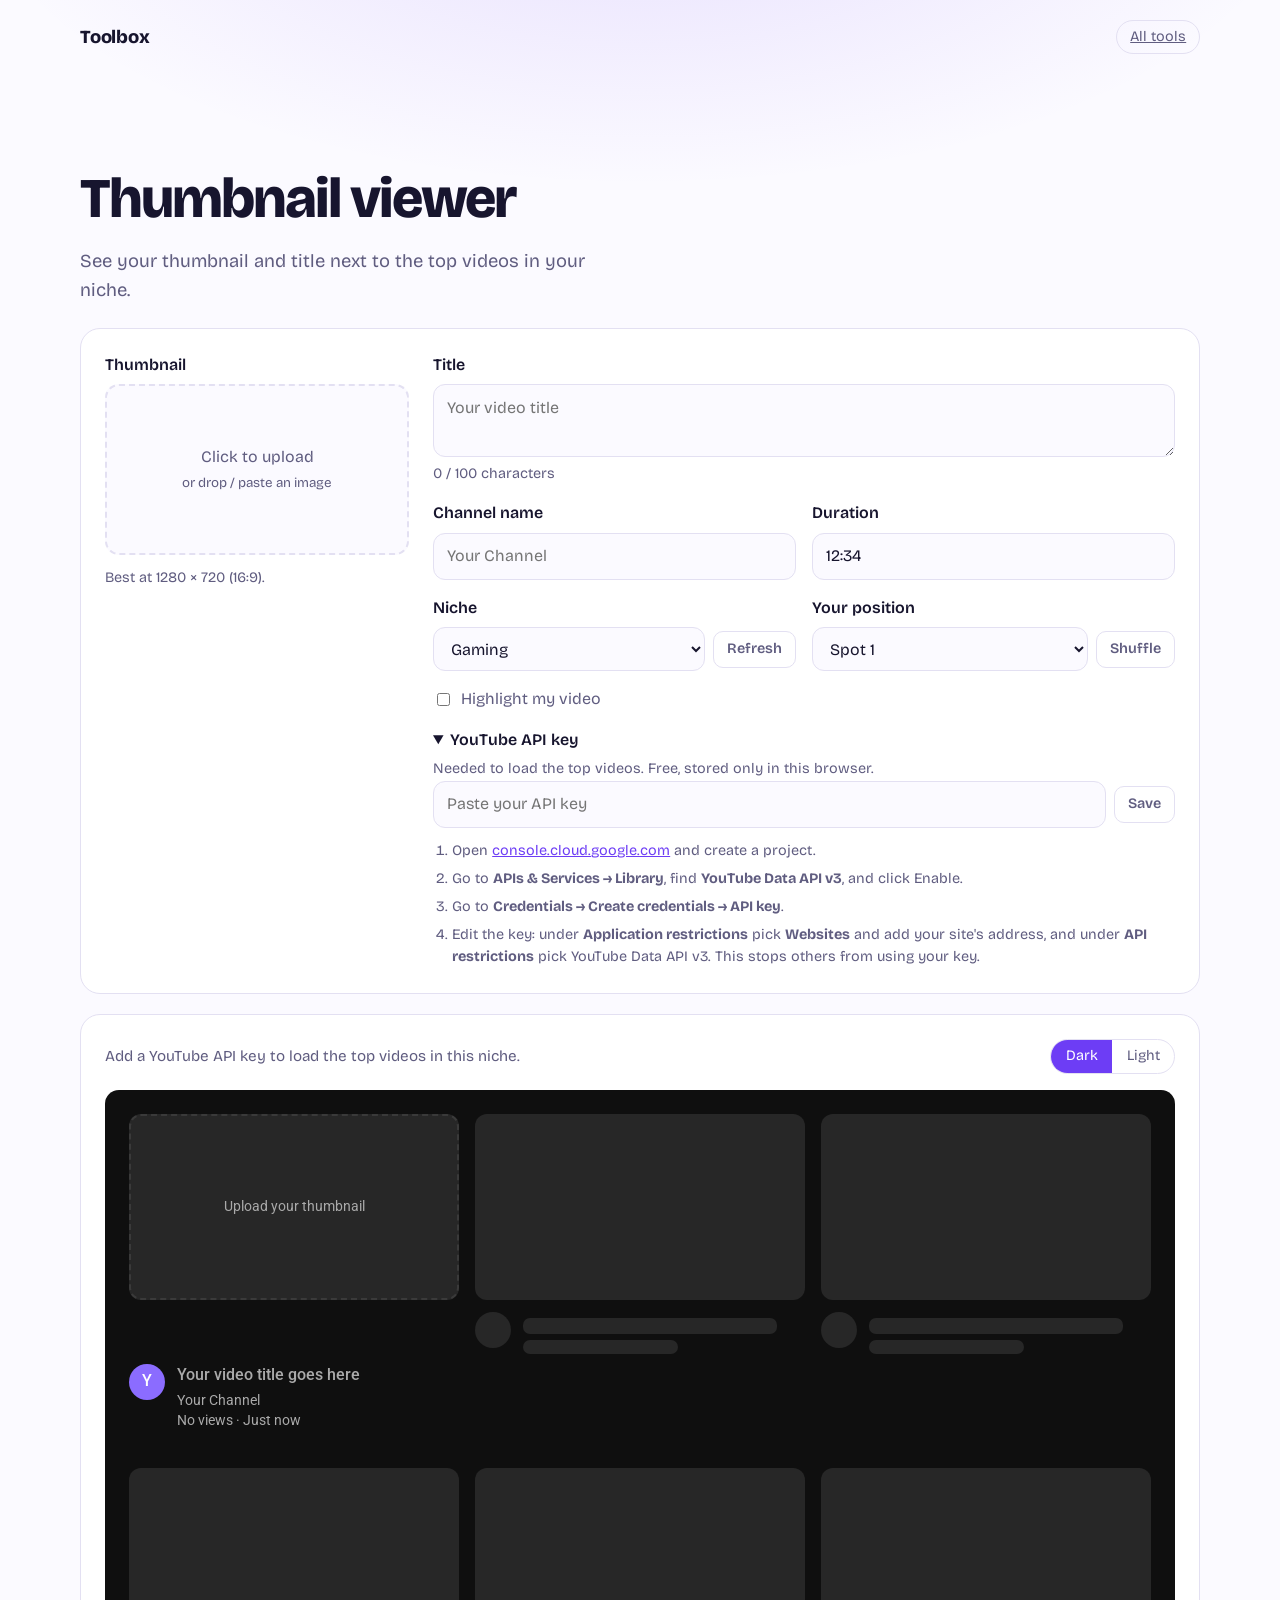
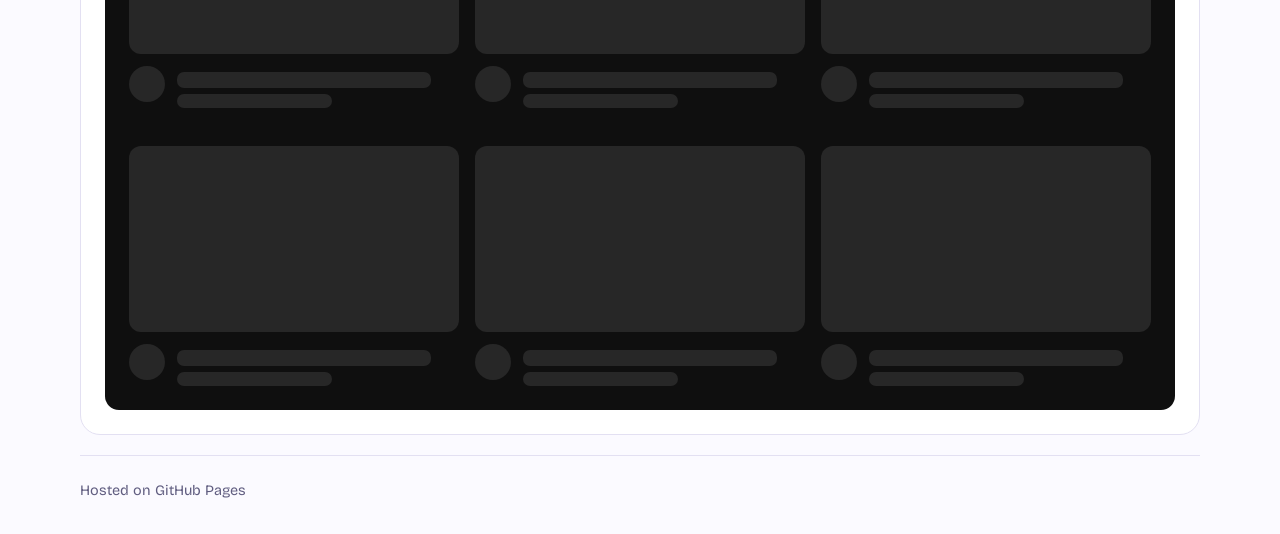
<file: tools/thumbnail-viewer/index.html>
<!doctype html>
<html lang="en">
<head>
  <meta charset="utf-8">
  <meta name="viewport" content="width=device-width, initial-scale=1">
  <title>Thumbnail Viewer · Toolbox</title>
  <link rel="preconnect" href="https://fonts.googleapis.com">
  <link rel="preconnect" href="https://fonts.gstatic.com" crossorigin>
  <link href="https://fonts.googleapis.com/css2?family=Bricolage+Grotesque:opsz,wght@12..96,400;12..96,600;12..96,800&family=Roboto:wght@400;500;700&display=swap" rel="stylesheet">
  <link rel="stylesheet" href="../../assets/style.css">
  <link rel="stylesheet" href="style.css">
  <script>try { var t = localStorage.getItem('theme'); if (t) document.documentElement.dataset.theme = t; } catch (e) {}</script>
</head>
<body>
  <header class="top">
    <a class="brand" href="../../">Toolbox</a>
    <a href="../../" class="tag">All tools</a>
  </header>

  <main>
    <section class="hero" style="padding-bottom:1.5rem">
      <h1 style="font-size:clamp(2rem,6vw,3.5rem)">Thumbnail viewer</h1>
      <p class="lede" style="margin-bottom:0">See your thumbnail and title next to the top videos in your niche.</p>
    </section>

    <section class="panel controls">
      <div class="col">
        <span class="label">Thumbnail</span>
        <label class="drop" id="drop" for="file">
          <img id="drop-img" alt="" hidden>
          <span id="drop-text">Click to upload<br><small>or drop / paste an image</small></span>
        </label>
        <input type="file" id="file" accept="image/*" hidden>
        <p class="hint" id="img-hint">Best at 1280 × 720 (16:9).</p>
      </div>

      <div class="col fields">
        <div class="field">
          <label class="label" for="title">Title</label>
          <textarea id="title" rows="2" maxlength="100" placeholder="Your video title"></textarea>
          <p class="hint"><span id="count">0</span> / 100 characters</p>
        </div>
        <div class="two">
          <div class="field">
            <label class="label" for="channel">Channel name</label>
            <input id="channel" type="text" maxlength="40" placeholder="Your Channel" autocomplete="off">
          </div>
          <div class="field">
            <label class="label" for="duration">Duration</label>
            <input id="duration" type="text" maxlength="8" value="12:34" autocomplete="off">
          </div>
        </div>
        <div class="two">
          <div class="field">
            <label class="label" for="niche">Niche</label>
            <div class="row">
              <select id="niche"></select>
              <button type="button" class="btn small" id="refresh" title="Fetch fresh results">Refresh</button>
            </div>
            <input id="custom" type="text" placeholder="Search keyword, then press Enter" autocomplete="off" hidden>
          </div>
          <div class="field">
            <label class="label" for="pos">Your position</label>
            <div class="row">
              <select id="pos"></select>
              <button type="button" class="btn small" id="shuffle">Shuffle</button>
            </div>
          </div>
        </div>
        <label class="check"><input type="checkbox" id="hl"> Highlight my video</label>

        <details class="key" id="keybox">
          <summary>YouTube API key</summary>
          <p class="hint">Needed to load the top videos. Free, stored only in this browser.</p>
          <div class="row">
            <input id="key" type="password" placeholder="Paste your API key" autocomplete="off" spellcheck="false">
            <button type="button" class="btn small" id="savekey">Save</button>
          </div>
          <ol class="steps">
            <li>Open <a href="https://console.cloud.google.com/" target="_blank" rel="noopener">console.cloud.google.com</a> and create a project.</li>
            <li>Go to <b>APIs &amp; Services → Library</b>, find <b>YouTube Data API v3</b>, and click Enable.</li>
            <li>Go to <b>Credentials → Create credentials → API key</b>.</li>
            <li>Edit the key: under <b>Application restrictions</b> pick <b>Websites</b> and add your site's address, and under <b>API restrictions</b> pick YouTube Data API v3. This stops others from using your key.</li>
          </ol>
        </details>
      </div>
    </section>

    <section class="panel stage">
      <div class="bar">
        <p id="msg" class="msg" role="status" aria-live="polite"></p>
        <div class="seg" role="group" aria-label="Preview theme">
          <button type="button" id="t-dark" aria-pressed="true">Dark</button>
          <button type="button" id="t-light" aria-pressed="false">Light</button>
        </div>
      </div>
      <div id="yt" class="yt dark"><div id="grid" class="vgrid"></div></div>
    </section>
  </main>

  <footer>Hosted on GitHub Pages</footer>
  <script src="app.js"></script>
</body>
</html>
</file>
<file: assets/style.css>
:root {
  --bg: #fbfaff;
  --surface: #ffffff;
  --ink: #17152e;
  --muted: #605d80;
  --line: #e3e0f2;
  --accent: #6d3df5;
  --accent-ink: #ffffff;
  --glow: rgba(109, 61, 245, .14);
  --radius: 14px;
  --font: "Bricolage Grotesque", system-ui, -apple-system, "Segoe UI", sans-serif;
}
@media (prefers-color-scheme: dark) {
  :root:not([data-theme="light"]) {
    --bg: #0f0d22; --surface: #181536; --ink: #f0eeff; --muted: #9d99c4;
    --line: #2b2754; --accent: #a58bff; --accent-ink: #0f0d22; --glow: rgba(165, 139, 255, .16);
  }
}
:root[data-theme="dark"] {
  --bg: #0f0d22; --surface: #181536; --ink: #f0eeff; --muted: #9d99c4;
  --line: #2b2754; --accent: #a58bff; --accent-ink: #0f0d22; --glow: rgba(165, 139, 255, .16);
}

* { box-sizing: border-box; }
html { color-scheme: light dark; }
body {
  margin: 0; min-height: 100vh; display: flex; flex-direction: column;
  background: var(--bg); color: var(--ink); font-family: var(--font); line-height: 1.55;
  background-image: radial-gradient(60rem 28rem at 50% -8rem, var(--glow), transparent 70%);
}
:focus-visible { outline: 2px solid var(--accent); outline-offset: 3px; border-radius: 6px; }

.top, main, footer { width: min(70rem, 100% - 2.5rem); margin-inline: auto; }
.top { display: flex; align-items: center; justify-content: space-between; padding: 1.25rem 0; }
.brand { font-weight: 800; font-size: 1.15rem; color: var(--ink); text-decoration: none; letter-spacing: -.01em; }
.icon-btn {
  width: 2.5rem; height: 2.5rem; border-radius: 50%; cursor: pointer;
  border: 1px solid var(--line); background: var(--surface); color: var(--ink); font-size: 1.1rem;
}
.icon-btn:hover { border-color: var(--accent); }

main { flex: 1; }
.hero { padding: clamp(2.5rem, 9vw, 6rem) 0 2.5rem; }
h1 {
  margin: 0; font-weight: 800; letter-spacing: -.035em; line-height: 1.02;
  font-size: clamp(2.6rem, 8vw, 5.5rem);
}
.lede { max-width: 34rem; margin: 1.25rem 0 2rem; color: var(--muted); font-size: 1.15rem; }

.cmd {
  display: flex; align-items: center; gap: .75rem; max-width: 36rem;
  padding: .85rem 1rem; background: var(--surface);
  border: 1px solid var(--line); border-radius: var(--radius);
  box-shadow: 0 0 0 0 var(--glow); transition: border-color .15s, box-shadow .15s;
}
.cmd:focus-within { border-color: var(--accent); box-shadow: 0 0 0 5px var(--glow); }
.prompt { color: var(--accent); font-weight: 800; font-size: 1.25rem; }
.cmd input {
  flex: 1; min-width: 0; border: 0; background: none; color: var(--ink);
  font: inherit; font-size: 1.05rem; outline: none;
}
.cmd input::placeholder { color: var(--muted); }
kbd {
  font: inherit; font-size: .8rem; color: var(--muted);
  border: 1px solid var(--line); border-radius: 6px; padding: .05rem .45rem;
}

.tags { display: flex; flex-wrap: wrap; gap: .5rem; margin-top: 1rem; }
.tag {
  font: inherit; font-size: .9rem; cursor: pointer; padding: .3rem .8rem; border-radius: 999px;
  border: 1px solid var(--line); background: transparent; color: var(--muted);
}
.tag:hover { color: var(--ink); border-color: var(--muted); }
.tag[aria-pressed="true"] { background: var(--accent); border-color: var(--accent); color: var(--accent-ink); }

.grid { display: grid; gap: 1rem; grid-template-columns: repeat(auto-fill, minmax(17rem, 1fr)); padding-bottom: 4rem; }
.card {
  display: flex; flex-direction: column; gap: .5rem; padding: 1.25rem; text-decoration: none; color: inherit;
  background: var(--surface); border: 1px solid var(--line); border-radius: var(--radius);
  transition: border-color .15s, transform .15s;
}
.card:hover { border-color: var(--accent); transform: translateY(-2px); }
.card .icon { font-size: 1.8rem; line-height: 1; }
.card h2 { margin: .25rem 0 0; font-size: 1.2rem; letter-spacing: -.01em; }
.card p { margin: 0; color: var(--muted); font-size: .95rem; }
.card .meta { margin-top: auto; padding-top: .5rem; color: var(--muted); font-size: .85rem; }

.empty {
  max-width: 34rem; padding: 2rem; border: 1px dashed var(--line); border-radius: var(--radius);
  color: var(--muted); margin: 0 0 4rem;
}
.empty code { color: var(--ink); background: var(--surface); border: 1px solid var(--line); border-radius: 6px; padding: .05rem .4rem; }

footer { padding: 1.5rem 0 2rem; color: var(--muted); font-size: .9rem; border-top: 1px solid var(--line); }

@media (prefers-reduced-motion: reduce) { * { transition: none !important; } }
</file>
<file: tools/comment-generator/style.css>
.tool { display: grid; gap: 1.25rem; grid-template-columns: minmax(0, 26rem) minmax(0, 1fr); padding-bottom: 4rem; align-items: start; }
@media (max-width: 52rem) { .tool { grid-template-columns: 1fr; } }
[hidden] { display: none !important; }

.panel { background: var(--surface); border: 1px solid var(--line); border-radius: 20px; padding: 1.5rem; }
.form { display: flex; flex-direction: column; gap: 1.1rem; }
.field { display: flex; flex-direction: column; gap: .4rem; }
.two { display: grid; grid-template-columns: 1fr 1fr; gap: 1rem; }
.label { font-weight: 600; }
.hint { margin: 0; color: var(--muted); font-size: .9rem; min-height: 1.2em; }

.form input[type="text"], .form textarea, .form select {
  width: 100%; font: inherit; color: var(--ink); background: var(--bg);
  border: 1px solid var(--line); border-radius: 12px; padding: .7rem .85rem;
}
.form textarea { resize: vertical; }
.form input:focus, .form textarea:focus, .form select:focus { outline: none; border-color: var(--accent); box-shadow: 0 0 0 4px var(--glow); }
.check { display: flex; align-items: center; gap: .5rem; color: var(--muted); }
.check input { accent-color: var(--accent); }

.seg { display: flex; border: 1px solid var(--line); border-radius: 999px; overflow: hidden; }
.seg button { flex: 1; font: inherit; font-weight: 600; padding: .55rem .5rem; border: 0; background: transparent; color: var(--muted); cursor: pointer; }
.seg button[aria-pressed="true"] { background: var(--accent); color: var(--accent-ink); }

.pic-row { display: flex; align-items: center; gap: .6rem; }
.pic-thumb { width: 3.4rem; height: 3.4rem; border-radius: 50%; object-fit: cover; border: 1px solid var(--line); background: var(--bg); }
.or { color: var(--muted); font-size: .9rem; }

.btn { font: inherit; font-weight: 600; cursor: pointer; padding: .55rem 1.1rem; border-radius: 999px; border: 1px solid var(--line); background: var(--surface); color: var(--muted); }
.btn:hover { border-color: var(--accent); color: var(--ink); }
.btn.small { padding: .3rem .8rem; font-size: .9rem; border-radius: 8px; }
.btn.primary { background: var(--accent); border-color: var(--accent); color: var(--accent-ink); }
.btn.primary:hover { color: var(--accent-ink); filter: brightness(1.08); }
.btn:disabled { opacity: .6; cursor: progress; }

.preview { min-height: 30rem; display: flex; flex-direction: column; padding: 1rem; background: #dcdde3; }
.actions { display: flex; justify-content: flex-end; gap: .5rem; }
.preview .btn:not(.primary) { background: #fff; color: #5d5a68; }
.stage-wrap { flex: 1; display: flex; align-items: center; justify-content: center; padding: 1.5rem 0; overflow-x: auto; }
.preview .hint { text-align: center; color: #6b6975; }
/* Preview only: the shadow is not part of the downloaded PNG */
#canvas { display: block; max-width: 100%; height: auto; filter: drop-shadow(0 6px 18px rgba(0, 0, 0, .18)); }
</file>
<file: tools/steam-case/style.css>
.tool { display: grid; gap: 1.25rem; grid-template-columns: minmax(0, 26rem) minmax(0, 1fr); padding-bottom: 4rem; align-items: start; }
@media (max-width: 52rem) { .tool { grid-template-columns: 1fr; } }
[hidden] { display: none !important; }

.panel { background: var(--surface); border: 1px solid var(--line); border-radius: 20px; padding: 1.5rem; }
.form, .stack { display: flex; flex-direction: column; gap: 1.1rem; }
.field { display: flex; flex-direction: column; gap: .4rem; position: relative; }
.label { font-weight: 600; }
.hint { margin: 0; color: var(--muted); font-size: .9rem; }
.hint a, .settings a { color: var(--accent); }
.row { display: flex; gap: .6rem; align-items: center; flex-wrap: wrap; }
.row input { flex: 1; min-width: 0; }

.form input[type="text"], .form input[type="password"], .form textarea {
  width: 100%; font: inherit; color: var(--ink); background: var(--bg);
  border: 1px solid var(--line); border-radius: 12px; padding: .7rem .85rem;
}
.form textarea { resize: vertical; }
.form input:focus, .form textarea:focus { outline: none; border-color: var(--accent); box-shadow: 0 0 0 4px var(--glow); }

.seg { display: flex; border: 1px solid var(--line); border-radius: 999px; overflow: hidden; }
.seg button { flex: 1; font: inherit; font-weight: 600; padding: .55rem .5rem; border: 0; background: transparent; color: var(--muted); cursor: pointer; }
.seg button[aria-pressed="true"] { background: var(--accent); color: var(--accent-ink); }

.divider { display: flex; align-items: center; gap: .75rem; margin: 0; color: var(--muted); font-size: .9rem; }
.divider::before, .divider::after { content: ""; flex: 1; border-top: 1px solid var(--line); }
.status { margin: 0; min-height: 1.4em; color: var(--muted); font-size: .95rem; }
.status.error { color: #d6455d; }

.results { list-style: none; margin: 0; padding: .25rem; background: var(--surface); border: 1px solid var(--line); border-radius: 12px; display: flex; flex-direction: column; max-height: 18rem; overflow-y: auto; }
.results li { display: flex; align-items: center; gap: .6rem; padding: .45rem .55rem; border-radius: 8px; cursor: pointer; }
.results li:hover, .results li:focus { background: var(--glow); outline: none; }
.results img { width: 4.6rem; height: auto; border-radius: 4px; flex: none; }
.results .nm { min-width: 0; overflow: hidden; text-overflow: ellipsis; white-space: nowrap; }

.btn { font: inherit; font-weight: 600; cursor: pointer; padding: .55rem 1.1rem; border-radius: 999px; white-space: nowrap; border: 1px solid var(--line); background: var(--surface); color: var(--muted); }
.btn:hover { border-color: var(--accent); color: var(--ink); }
.btn.small { padding: .35rem .8rem; font-size: .9rem; border-radius: 10px; align-self: flex-start; }
.btn.primary { background: var(--accent); border-color: var(--accent); color: var(--accent-ink); }
.btn.primary:hover { color: var(--accent-ink); filter: brightness(1.08); }
.btn:disabled { opacity: .5; cursor: not-allowed; }

.settings summary, .worker summary { cursor: pointer; font-weight: 600; }
.settings[open] > summary { margin-bottom: .75rem; }
.settings { display: flex; flex-direction: column; gap: .75rem; }
.settings > :not(summary) { margin-left: 0; }
.worker ol { margin: .6rem 0; padding-left: 1.2rem; color: var(--muted); font-size: .9rem; display: grid; gap: .3rem; }
.worker code { color: var(--ink); }
.worker pre { margin: .5rem 0 0; padding: .8rem; background: var(--bg); border: 1px solid var(--line); border-radius: 10px; overflow-x: auto; font-size: .75rem; line-height: 1.45; color: var(--ink); }

.progress { height: 6px; border-radius: 3px; background: var(--line); overflow: hidden; }
.progress div { height: 100%; width: 0; background: var(--accent); transition: width .2s; }

.preview { min-height: 30rem; padding: 1rem; }
.actions { display: flex; justify-content: flex-end; gap: .5rem; }
.stage-wrap { display: flex; align-items: center; justify-content: center; padding: 1.25rem 0 .5rem; }
#canvas { display: block; width: min(100%, 22rem); height: auto; }

.bgrid { display: grid; grid-template-columns: repeat(auto-fill, minmax(9.5rem, 1fr)); gap: 1rem; margin-top: .75rem; }
.bcard { display: flex; flex-direction: column; gap: .4rem; min-width: 0; }
.bthumb { position: relative; aspect-ratio: 611 / 1048; border-radius: 8px; overflow: hidden; background: var(--bg); border: 1px dashed var(--line); display: flex; align-items: center; justify-content: center; color: var(--muted); font-size: .85rem; text-align: center; padding: .5rem; }
.bthumb canvas { position: absolute; inset: 0; width: 100%; height: 100%; }
.bcard input { width: 100%; font: inherit; font-size: .85rem; color: var(--ink); background: var(--bg); border: 1px solid var(--line); border-radius: 8px; padding: .3rem .5rem; }
.bmsg { font-size: .8rem; color: var(--muted); min-height: 1.1em; }
.bmsg.fail { color: #d6455d; }
.bmsg.ok { color: #3fa968; }
.bcard .row { gap: .4rem; }
.bcard .btn.small { padding: .2rem .6rem; font-size: .8rem; }
</file>
<file: tools/steam-price/style.css>
.tool { display: grid; gap: 1.25rem; grid-template-columns: minmax(0, 26rem) minmax(0, 1fr); padding-bottom: 4rem; align-items: start; }
@media (max-width: 52rem) { .tool { grid-template-columns: 1fr; } }
[hidden] { display: none !important; }

.panel { background: var(--surface); border: 1px solid var(--line); border-radius: 20px; padding: 1.5rem; }
.form { display: flex; flex-direction: column; gap: 1.1rem; }
.field { display: flex; flex-direction: column; gap: .4rem; position: relative; }
.two { display: grid; grid-template-columns: 1fr 1fr; gap: 1rem; }
.label { font-weight: 600; }
.hint { margin: 0; color: var(--muted); font-size: .9rem; min-height: 1.2em; }
.row { display: flex; gap: .6rem; align-items: center; }
.row input[type="text"] { flex: 1; min-width: 0; }
.checks { display: flex; flex-direction: column; gap: .5rem; }
.check { display: flex; align-items: center; gap: .5rem; color: var(--muted); white-space: nowrap; }
.check input { accent-color: var(--accent); }

.form input[type="text"], .form select {
  width: 100%; font: inherit; color: var(--ink); background: var(--bg);
  border: 1px solid var(--line); border-radius: 12px; padding: .7rem .85rem;
}
.form input:focus, .form select:focus { outline: none; border-color: var(--accent); box-shadow: 0 0 0 4px var(--glow); }
.form input:disabled { opacity: .6; }

.divider { display: flex; align-items: center; gap: .75rem; margin: .25rem 0 0; color: var(--muted); font-size: .9rem; }
.divider::before, .divider::after { content: ""; flex: 1; border-top: 1px solid var(--line); }
.status { margin: 0; min-height: 1.4em; color: var(--muted); font-size: .95rem; }
.status.error { color: #d6455d; }

.results { list-style: none; margin: 0; padding: .25rem; background: var(--surface); border: 1px solid var(--line); border-radius: 12px; display: flex; flex-direction: column; max-height: 18rem; overflow-y: auto; }
.results li { display: flex; align-items: center; gap: .6rem; padding: .45rem .55rem; border-radius: 8px; cursor: pointer; }
.results li:hover, .results li:focus { background: var(--glow); outline: none; }
.results img { width: 4.6rem; height: auto; border-radius: 4px; flex: none; }
.results .nm { min-width: 0; overflow: hidden; text-overflow: ellipsis; white-space: nowrap; }

.btn { font: inherit; font-weight: 600; cursor: pointer; padding: .55rem 1.1rem; border-radius: 999px; white-space: nowrap; border: 1px solid var(--line); background: var(--surface); color: var(--muted); }
.btn:hover { border-color: var(--accent); color: var(--ink); }
.btn.small { padding: .35rem .8rem; font-size: .9rem; border-radius: 10px; align-self: flex-start; }
.btn.primary { background: var(--accent); border-color: var(--accent); color: var(--accent-ink); }
.btn.primary:hover { color: var(--accent-ink); filter: brightness(1.08); }
.btn:disabled { opacity: .5; cursor: not-allowed; }

.settings summary { cursor: pointer; font-weight: 600; }
.settings[open] { display: flex; flex-direction: column; gap: .75rem; }

.preview { min-height: 24rem; display: flex; flex-direction: column; padding: 1rem; background: #dcdde3; }
.actions { display: flex; justify-content: flex-end; gap: .5rem; }
.preview .btn:not(.primary) { background: #fff; color: #5d5a68; }
.stage-wrap { flex: 1; display: flex; align-items: center; justify-content: center; padding: 1.5rem 0; overflow-x: auto; }
.preview .hint { text-align: center; color: #6b6975; }
#canvas { display: block; max-width: 100%; height: auto; }

/* ---- bulk + mode ---- */
.stack { display: flex; flex-direction: column; gap: 1.1rem; }
.seg { display: flex; border: 1px solid var(--line); border-radius: 999px; overflow: hidden; }
.seg button { flex: 1; font: inherit; font-weight: 600; padding: .55rem .5rem; border: 0; background: transparent; color: var(--muted); cursor: pointer; }
.seg button[aria-pressed="true"] { background: var(--accent); color: var(--accent-ink); }
.form textarea { width: 100%; font: inherit; color: var(--ink); background: var(--bg); border: 1px solid var(--line); border-radius: 12px; padding: .7rem .85rem; resize: vertical; }
.form textarea:focus { outline: none; border-color: var(--accent); box-shadow: 0 0 0 4px var(--glow); }
.hint code { color: var(--ink); }
.progress { height: 6px; border-radius: 3px; background: var(--line); overflow: hidden; }
.progress div { height: 100%; width: 0; background: var(--accent); transition: width .2s; }
.testout { margin: 0; padding: .7rem; background: var(--bg); border: 1px solid var(--line); border-radius: 10px; font-size: .8rem; line-height: 1.5; white-space: pre-wrap; color: var(--ink); }
.worker summary { cursor: pointer; font-weight: 600; }
.worker ol { margin: .6rem 0; padding-left: 1.2rem; color: var(--muted); font-size: .9rem; display: grid; gap: .3rem; }
.worker code { color: var(--ink); }
.worker pre { margin: .5rem 0 0; padding: .8rem; background: var(--bg); border: 1px solid var(--line); border-radius: 10px; overflow-x: auto; font-size: .75rem; line-height: 1.45; color: var(--ink); }

.bgrid { display: grid; grid-template-columns: repeat(auto-fill, minmax(15rem, 1fr)); gap: 1rem; margin-top: .75rem; }
.bcard { display: flex; flex-direction: column; gap: .45rem; min-width: 0; background: #fff; border-radius: 12px; padding: .75rem; }
.bthumb { display: flex; align-items: center; justify-content: center; min-height: 4.5rem; border-radius: 8px; background: #eceef2; color: #6b6975; font-size: .85rem; text-align: center; overflow: hidden; }
.bthumb canvas { display: block; max-width: 100%; height: auto; }
.bcard input { width: 100%; font: inherit; font-size: .85rem; color: #1c1b29; background: #f6f6f9; border: 1px solid #dcdde3; border-radius: 8px; padding: .3rem .5rem; }
.bcard .prices { display: grid; grid-template-columns: 1fr 1fr; gap: .4rem; }
.bmsg { font-size: .8rem; color: #6b6975; min-height: 1.1em; }
.bmsg.fail { color: #d6455d; }
.bmsg.ok { color: #2f8f58; }
.bcard .btn.small { padding: .2rem .6rem; font-size: .8rem; align-self: flex-start; }
</file>
<file: tools/steam-review/style.css>
.tool { display: grid; gap: 1.25rem; grid-template-columns: minmax(0, 26rem) minmax(0, 1fr); padding-bottom: 4rem; align-items: start; }
@media (max-width: 56rem) { .tool { grid-template-columns: 1fr; } }
[hidden] { display: none !important; }

.panel { background: var(--surface); border: 1px solid var(--line); border-radius: 20px; padding: 1.5rem; }
.form { display: flex; flex-direction: column; gap: 1rem; }
.form h2 { margin: .75rem 0 0; font-size: 1rem; letter-spacing: .02em; color: var(--accent); }
.field { display: flex; flex-direction: column; gap: .4rem; }
.two { display: grid; grid-template-columns: 1fr 1fr; gap: 1rem; }
.label { font-weight: 600; }
.hint { margin: 0; color: var(--muted); font-size: .85rem; min-height: 1.2em; }
.checks { display: flex; flex-direction: column; gap: .5rem; }
.check { display: flex; align-items: center; gap: .5rem; color: var(--muted); }
.check input { accent-color: var(--accent); }

.form input[type="text"], .form textarea, .form select {
  width: 100%; font: inherit; color: var(--ink); background: var(--bg);
  border: 1px solid var(--line); border-radius: 12px; padding: .65rem .8rem;
}
.form textarea { resize: vertical; font-size: .95rem; }
.form input:focus, .form textarea:focus, .form select:focus { outline: none; border-color: var(--accent); box-shadow: 0 0 0 4px var(--glow); }

.seg { display: flex; border: 1px solid var(--line); border-radius: 999px; overflow: hidden; }
.seg button { flex: 1; font: inherit; font-weight: 600; padding: .55rem .5rem; border: 0; background: transparent; color: var(--muted); cursor: pointer; }
.seg button[aria-pressed="true"] { background: var(--accent); color: var(--accent-ink); }

.pic-row { display: flex; align-items: center; gap: .6rem; }
.pic-thumb { width: 3.4rem; height: 3.4rem; border-radius: 8px; object-fit: cover; border: 1px solid var(--line); background: var(--bg); }
.or { color: var(--muted); font-size: .9rem; }
.tools { display: flex; flex-wrap: wrap; gap: .35rem; }
.awards { display: grid; gap: .5rem; }
.award { display: grid; grid-template-columns: 1fr 5rem; gap: .5rem; }

.btn { font: inherit; font-weight: 600; cursor: pointer; padding: .55rem 1.1rem; border-radius: 999px; border: 1px solid var(--line); background: var(--surface); color: var(--muted); }
.btn:hover { border-color: var(--accent); color: var(--ink); }
.btn.small { padding: .3rem .7rem; font-size: .85rem; border-radius: 8px; }
.btn.primary { background: var(--accent); border-color: var(--accent); color: var(--accent-ink); }
.btn.primary:hover { color: var(--accent-ink); filter: brightness(1.08); }
.btn:disabled { opacity: .6; cursor: progress; }

.preview { position: sticky; top: 1rem; display: flex; flex-direction: column; padding: 1rem; background: #dcdde3; }
.actions { display: flex; justify-content: flex-end; gap: .5rem; }
.preview .btn:not(.primary) { background: #fff; color: #5d5a68; }
.stage-wrap { display: flex; justify-content: center; padding: 1.25rem 0 .5rem; overflow-x: auto; }
.preview .hint { text-align: center; color: #6b6975; }
#canvas { display: block; max-width: 100%; height: auto; }
@media (max-width: 56rem) { .preview { position: static; } }
</file>
<file: tools/thumbnail-viewer/style.css>
.panel { background: var(--surface); border: 1px solid var(--line); border-radius: 20px; padding: 1.5rem; margin-bottom: 1.25rem; }
.label { font-weight: 600; }
.hint { margin: .35rem 0 0; color: var(--muted); font-size: .9rem; }
.field { display: flex; flex-direction: column; gap: .4rem; }
.field .hint { margin: 0; }
.row { display: flex; gap: .5rem; align-items: center; }
.row input, .row select { flex: 1; min-width: 0; }

.controls { display: grid; gap: 1.5rem; grid-template-columns: 19rem minmax(0, 1fr); }
@media (max-width: 52rem) { .controls { grid-template-columns: 1fr; } }
.col { display: flex; flex-direction: column; gap: .4rem; }
.fields { gap: 1rem; }
.two { display: grid; gap: 1rem; grid-template-columns: 1fr 1fr; }
@media (max-width: 36rem) { .two { grid-template-columns: 1fr; } }

.controls input[type="text"], .controls input[type="password"], .controls textarea, .controls select {
  width: 100%; font: inherit; color: var(--ink); background: var(--bg);
  border: 1px solid var(--line); border-radius: 12px; padding: .65rem .8rem;
}
.controls textarea { resize: vertical; }
.controls input:focus, .controls textarea:focus, .controls select:focus { outline: none; border-color: var(--accent); box-shadow: 0 0 0 4px var(--glow); }

.drop {
  position: relative; display: flex; align-items: center; justify-content: center; text-align: center;
  aspect-ratio: 16 / 9; border: 2px dashed var(--line); border-radius: 14px; cursor: pointer;
  color: var(--muted); background: var(--bg); overflow: hidden;
}
.drop:hover, .drop.over { border-color: var(--accent); color: var(--ink); }
.drop img { position: absolute; inset: 0; width: 100%; height: 100%; object-fit: cover; }
.drop small { color: var(--muted); }

.btn { font: inherit; font-weight: 600; cursor: pointer; padding: .55rem 1.1rem; border-radius: 999px; border: 1px solid var(--line); background: var(--surface); color: var(--muted); white-space: nowrap; }
.btn:hover { border-color: var(--accent); color: var(--ink); }
.btn.small { padding: .4rem .8rem; font-size: .9rem; border-radius: 10px; }
.btn.primary { background: var(--accent); border-color: var(--accent); color: var(--accent-ink); }

.check { display: flex; align-items: center; gap: .5rem; color: var(--muted); }
.check input { accent-color: var(--accent); }
.key summary { cursor: pointer; font-weight: 600; }
.key[open] summary { margin-bottom: .25rem; }
.steps { margin: .75rem 0 0; padding-left: 1.2rem; color: var(--muted); font-size: .9rem; display: grid; gap: .35rem; }
.steps a { color: var(--accent); }

.bar { display: flex; align-items: center; justify-content: space-between; gap: 1rem; margin-bottom: 1rem; }
.msg { margin: 0; color: var(--muted); font-size: .95rem; min-height: 1.4em; }
.msg.error { color: #d6455d; }
.seg { display: inline-flex; border: 1px solid var(--line); border-radius: 999px; overflow: hidden; flex: none; }
.seg button { font: inherit; font-size: .9rem; padding: .35rem .9rem; border: 0; background: transparent; color: var(--muted); cursor: pointer; }
.seg button[aria-pressed="true"] { background: var(--accent); color: var(--accent-ink); }

/* ---- YouTube-style grid ---- */
.yt { --yt-bg: #0f0f0f; --yt-text: #f1f1f1; --yt-sub: #aaaaaa; --yt-skel: #272727; --yt-skel2: #3a3a3a;
  font-family: Roboto, Arial, sans-serif; background: var(--yt-bg); color: var(--yt-text); border-radius: 14px; padding: 1.5rem; }
.yt.light { --yt-bg: #ffffff; --yt-text: #0f0f0f; --yt-sub: #606060; --yt-skel: #f0f0f0; --yt-skel2: #e2e2e2; }
.vgrid { display: grid; grid-template-columns: repeat(3, minmax(0, 1fr)); gap: 2.4rem 1rem; }
@media (max-width: 52rem) { .vgrid { grid-template-columns: repeat(2, minmax(0, 1fr)); } }
@media (max-width: 32rem) { .vgrid { grid-template-columns: 1fr; } }

.vid { min-width: 0; border-radius: 14px; }
.vid.mine.hl { outline: 2px solid #3ea6ff; outline-offset: 6px; }
.thumb { position: relative; aspect-ratio: 16 / 9; border-radius: 12px; overflow: hidden; background: var(--yt-skel); }
.thumb img { width: 100%; height: 100%; object-fit: cover; display: block; }
.thumb.empty { display: flex; align-items: center; justify-content: center; color: var(--yt-sub); font-size: 14px; text-align: center; border: 2px dashed var(--yt-skel2); }
.dur { position: absolute; right: 8px; bottom: 8px; background: rgba(0, 0, 0, .8); color: #fff; font-size: 12px; font-weight: 500; line-height: 1; padding: 3px 4px; border-radius: 4px; }
.meta { display: flex; gap: 12px; margin-top: 12px; }
.av { flex: none; width: 36px; height: 36px; border-radius: 50%; background: var(--yt-skel2); object-fit: cover; display: flex; align-items: center; justify-content: center; color: #fff; font-weight: 500; font-size: 16px; }
.txt { min-width: 0; }
.t { font-size: 16px; line-height: 22px; font-weight: 500; display: -webkit-box; -webkit-line-clamp: 2; -webkit-box-orient: vertical; overflow: hidden; overflow-wrap: anywhere; }
.t.ph { color: var(--yt-sub); }
.ch, .st { font-size: 14px; line-height: 20px; color: var(--yt-sub); white-space: nowrap; overflow: hidden; text-overflow: ellipsis; }
.ch { margin-top: 4px; }

.skel .thumb, .skel .av, .skel .bar1, .skel .bar2 { background: var(--yt-skel); }
.skel .bar1, .skel .bar2 { height: 14px; border-radius: 7px; margin-top: 6px; }
.skel .bar1 { width: 90%; height: 16px; } .skel .bar2 { width: 55%; }
.loading .skel .thumb, .loading .skel .av, .loading .skel .bar1, .loading .skel .bar2 {
  background: linear-gradient(90deg, var(--yt-skel) 25%, var(--yt-skel2) 50%, var(--yt-skel) 75%); background-size: 200% 100%; animation: shimmer 1.4s infinite linear;
}
@keyframes shimmer { to { background-position: -200% 0; } }
@media (prefers-reduced-motion: reduce) { .loading .skel * { animation: none !important; } }
</file>
